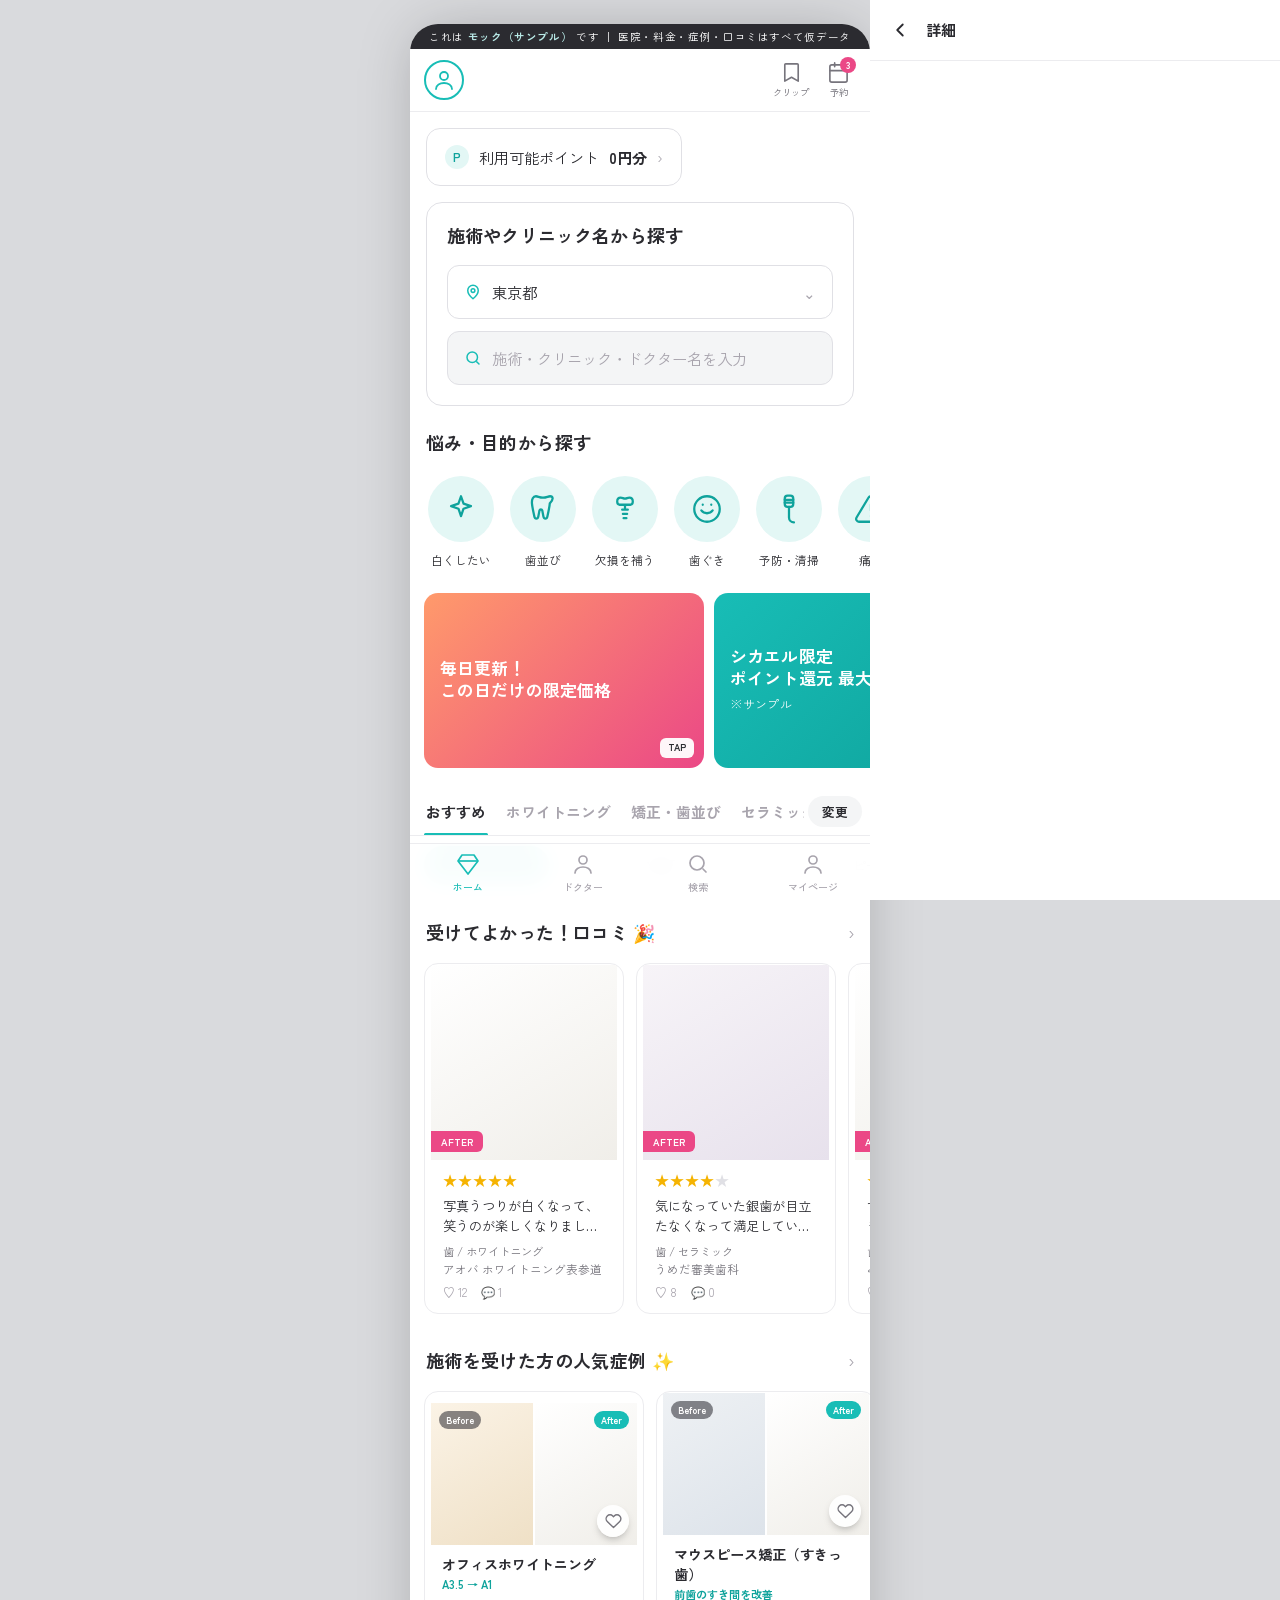
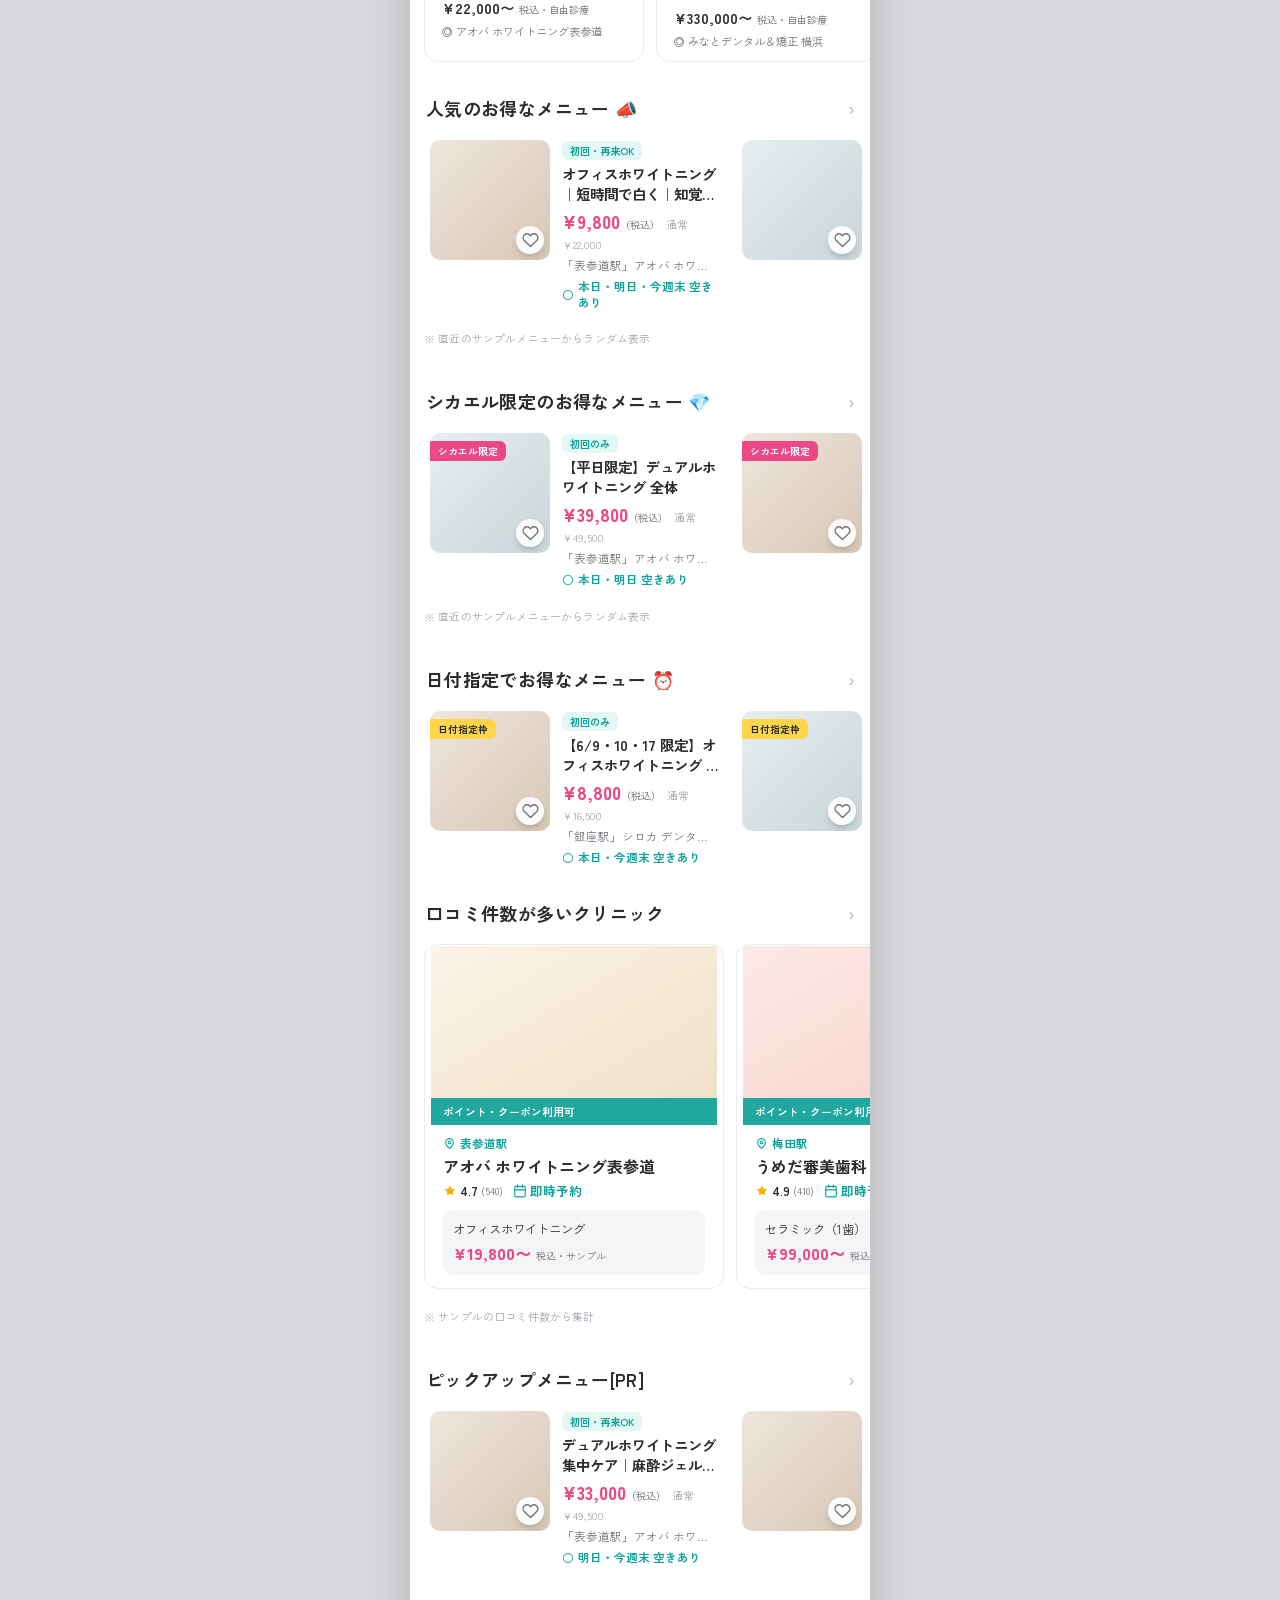
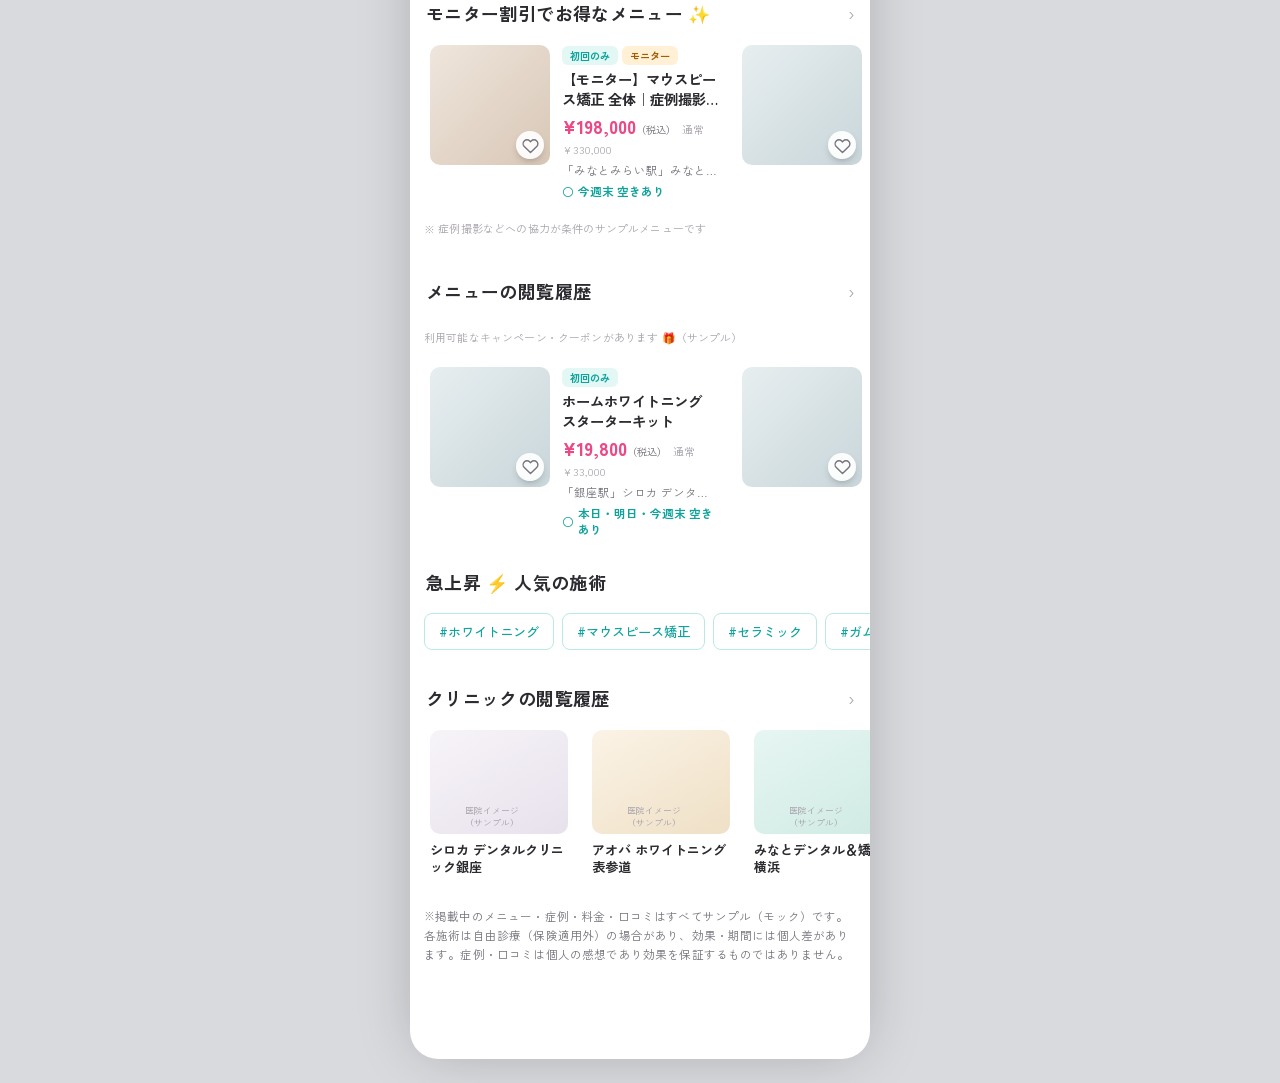
<file: index.html>
<!DOCTYPE html>
<html lang="ja">
<head>
  <meta charset="UTF-8" />
  <meta name="viewport" content="width=device-width, initial-scale=1.0, viewport-fit=cover" />
  <title>シカエル ｜ 歯科の美容医療を、もっと身近に（患者側モック）</title>
  <meta name="description" content="シカエル（トリビュー歯科版）患者側アプリのモック画面。お得なメニュー・症例・口コミ・クリニック検索・予約。掲載内容はすべてサンプルです。" />
  <link rel="preconnect" href="https://fonts.googleapis.com" />
  <link rel="preconnect" href="https://fonts.gstatic.com" crossorigin />
  <link href="https://fonts.googleapis.com/css2?family=Shippori+Mincho:wght@600;700&family=Zen+Kaku+Gothic+New:wght@400;500;700&display=swap" rel="stylesheet" />
  <link rel="stylesheet" href="app.css" />
</head>
<body>
  <div class="app">
    <div class="mockflag">これは <b>モック（サンプル）</b> です ｜ 医院・料金・症例・口コミはすべて仮データ</div>

    <!-- ============ ホーム ============ -->
    <section class="screen is-active" id="screen-home" data-screen="home">
      <div class="appbar">
        <button class="avatar-btn" aria-label="マイページ" data-goto="mypage">
          <svg viewBox="0 0 24 24" fill="none" stroke="currentColor" stroke-width="1.8" stroke-linecap="round" stroke-linejoin="round"><circle cx="12" cy="8" r="4"/><path d="M4 21c0-4 4-6 8-6s8 2 8 6"/></svg>
        </button>
        <div class="appbar__icons">
          <button class="iconlbl" data-goto="saved">
            <svg viewBox="0 0 24 24" fill="none" stroke="currentColor" stroke-width="1.7" stroke-linecap="round" stroke-linejoin="round"><path d="M6 3h12a1 1 0 0 1 1 1v17l-7-4-7 4V4a1 1 0 0 1 1-1z"/></svg>
            クリップ
          </button>
          <button class="iconlbl" data-goto="booking">
            <span class="badge-num">3</span>
            <svg viewBox="0 0 24 24" fill="none" stroke="currentColor" stroke-width="1.7" stroke-linecap="round" stroke-linejoin="round"><rect x="3" y="4" width="18" height="18" rx="2"/><path d="M16 2v4M8 2v4M3 10h18"/></svg>
            予約
          </button>
        </div>
      </div>

      <!-- ポイント -->
      <button class="pointsbar" data-toast="ポイント機能はモックです">
        <span class="p">P</span> 利用可能ポイント <b>0円分</b>
        <span class="chev">›</span>
      </button>

      <!-- 検索ブロック -->
      <div class="searchblock">
        <h2>施術やクリニック名から探す</h2>
        <button class="area-pill" data-sheet="area">
          <svg viewBox="0 0 24 24" fill="none" stroke="currentColor" stroke-width="2" stroke-linecap="round" stroke-linejoin="round"><path d="M12 21s7-5.7 7-11a7 7 0 1 0-14 0c0 5.3 7 11 7 11z"/><circle cx="12" cy="10" r="2.5"/></svg>
          <span id="homeArea">東京都</span>
          <span class="chev">⌄</span>
        </button>
        <button class="sb-input" data-goto="search">
          <svg viewBox="0 0 24 24" fill="none" stroke="currentColor" stroke-width="2" stroke-linecap="round"><circle cx="11" cy="11" r="7"/><path d="m20 20-3-3"/></svg>
          施術・クリニック・ドクター名を入力
        </button>
      </div>

      <!-- 興味のあるカテゴリ -->
      <div class="section-head" style="padding-bottom:0;"><h2>悩み・目的から探す</h2></div>
      <div class="catcircles" id="homeCats"></div>

      <!-- バナー -->
      <div class="banners">
        <div class="banner banner--a"><h3>毎日更新！<br>この日だけの限定価格</h3><span class="tap">TAP</span></div>
        <div class="banner banner--b"><h3>シカエル限定<br>ポイント還元 最大10倍</h3><p>※サンプル</p><span class="tap">TAP</span></div>
        <div class="banner banner--c"><h3>ホワイトニング<br>はじめてさん特集</h3><span class="tap">TAP</span></div>
      </div>

      <!-- タブ行（おすすめ／カテゴリ／変更） -->
      <div class="hometabs">
        <div class="hometabs__scroll">
          <button class="hometabs__tab is-on">おすすめ</button>
          <button class="hometabs__tab" data-toast="カテゴリ別表示はモックです">ホワイトニング</button>
          <button class="hometabs__tab" data-toast="カテゴリ別表示はモックです">矯正・歯並び</button>
          <button class="hometabs__tab" data-toast="カテゴリ別表示はモックです">セラミック</button>
        </div>
        <button class="hometabs__change" data-toast="表示カテゴリの変更はモックです">変更</button>
      </div>
      <div class="chips" id="homeSubchips"></div>

      <!-- 受けてよかった！リアルな口コミ -->
      <div class="section-head"><h2>受けてよかった！口コミ 🎉</h2><span class="more">›</span></div>
      <div class="rail" id="homeReviews"></div>

      <!-- 施術を受けた方の人気症例 -->
      <div class="section-head"><h2>施術を受けた方の人気症例 ✨</h2><span class="more">›</span></div>
      <div class="rail" id="homeCases"></div>

      <!-- 人気のお得なメニュー -->
      <div class="section-head"><h2>人気のお得なメニュー 📣</h2><span class="more">›</span></div>
      <div class="menu-rail" id="homeMenus"></div>
      <p class="sub-note">※ 直近のサンプルメニューからランダム表示</p>

      <!-- シカエル限定 -->
      <div class="section-head"><h2>シカエル限定のお得なメニュー 💎</h2><span class="more">›</span></div>
      <div class="menu-rail" id="homeLimited"></div>
      <p class="sub-note">※ 直近のサンプルメニューからランダム表示</p>

      <!-- 日付指定でお得なメニュー -->
      <div class="section-head"><h2>日付指定でお得なメニュー ⏰</h2><span class="more">›</span></div>
      <div class="menu-rail" id="homeDate"></div>

      <!-- 口コミ件数が多いクリニック -->
      <div class="section-head"><h2>口コミ件数が多いクリニック</h2><span class="more">›</span></div>
      <div class="rail" id="homeBigClinics"></div>
      <p class="sub-note">※ サンプルの口コミ件数から集計</p>

      <!-- ピックアップメニュー[PR] -->
      <div class="section-head"><h2>ピックアップメニュー[PR]</h2><span class="more">›</span></div>
      <div class="menu-rail" id="homePR"></div>

      <!-- モニター割引でお得なメニュー -->
      <div class="section-head"><h2>モニター割引でお得なメニュー ✨</h2><span class="more">›</span></div>
      <div class="menu-rail" id="homeMonitor"></div>
      <p class="sub-note">※ 症例撮影などへの協力が条件のサンプルメニューです</p>

      <!-- メニューの閲覧履歴 -->
      <div class="section-head"><h2>メニューの閲覧履歴</h2><span class="more">›</span></div>
      <p class="sub-note">利用可能なキャンペーン・クーポンがあります 🎁（サンプル）</p>
      <div class="menu-rail" id="homeMenuHistory"></div>

      <!-- 急上昇 人気の施術 -->
      <div class="section-head"><h2>急上昇 ⚡ 人気の施術</h2></div>
      <div class="hashtags" id="homeTags"></div>

      <!-- クリニックの閲覧履歴 -->
      <div class="section-head"><h2>クリニックの閲覧履歴</h2><span class="more">›</span></div>
      <div class="rail" id="homeHistory"></div>

      <p class="detail-note" style="padding:10px 14px 24px;">
        ※掲載中のメニュー・症例・料金・口コミはすべてサンプル（モック）です。各施術は自由診療（保険適用外）の場合があり、効果・期間には個人差があります。症例・口コミは個人の感想であり効果を保証するものではありません。
      </p>
    </section>

    <!-- ============ ドクター ============ -->
    <section class="screen" id="screen-doctor" data-screen="doctor">
      <div class="appbar"><h1 class="appbar__title">ドクター</h1></div>
      <div class="bigsearch">
        <svg viewBox="0 0 24 24" fill="none" stroke="currentColor" stroke-width="2" stroke-linecap="round"><circle cx="11" cy="11" r="7"/><path d="m20 20-3-3"/></svg>
        <input type="search" id="doctorSearch" placeholder="ドクター名・専門・クリニックで検索" />
      </div>
      <div class="section-head"><h2>ドクターから探す</h2></div>
      <p class="sub-note">気になるドクターから、対応クリニックの予約に進めます（サンプル）。</p>
      <div id="doctorList"></div>
    </section>

    <!-- ============ さがす ============ -->
    <section class="screen" id="screen-search" data-screen="search">
      <div class="appbar"><h1 class="appbar__title">検索</h1></div>
      <div class="bigsearch">
        <svg viewBox="0 0 24 24" fill="none" stroke="currentColor" stroke-width="2" stroke-linecap="round"><circle cx="11" cy="11" r="7"/><path d="m20 20-3-3"/></svg>
        <input type="search" id="searchInput" placeholder="クリニック、ドクター、施術など" />
      </div>

      <div class="cond">
        <h3>条件を指定して探す</h3>
        <div class="cond-grid">
          <div class="cond-field">
            <label><svg viewBox="0 0 24 24" fill="none" stroke="currentColor" stroke-width="2" stroke-linecap="round" stroke-linejoin="round"><path d="M12 21s7-5.7 7-11a7 7 0 1 0-14 0c0 5.3 7 11 7 11z"/><circle cx="12" cy="10" r="2.5"/></svg>エリア</label>
            <select id="condArea"><option>すべて</option><option selected>東京都</option><option>神奈川県</option><option>大阪府</option><option>愛知県</option></select>
          </div>
          <div class="cond-field">
            <label><svg viewBox="0 0 24 24" fill="none" stroke="currentColor" stroke-width="2" stroke-linecap="round" stroke-linejoin="round"><rect x="3" y="4" width="18" height="18" rx="2"/><path d="M16 2v4M8 2v4M3 10h18"/></svg>日付</label>
            <select id="condDate"><option>指定なし</option><option>本日</option><option>明日</option><option>今週末</option></select>
          </div>
          <div class="cond-field full">
            <label><svg viewBox="0 0 24 24" fill="none" stroke="currentColor" stroke-width="2" stroke-linecap="round" stroke-linejoin="round"><path d="M12 2v20M5 9l7-7 7 7"/></svg>施術</label>
            <select id="condTreat"><option>指定なし</option><option>ホワイトニング</option><option>矯正</option><option>セラミック</option><option>ガムピール</option><option>クリーニング</option></select>
          </div>
        </div>
        <div class="cond-actions">
          <button class="clear" id="condClear">クリア</button>
          <button class="btn btn--teal" id="condSearch" style="flex:1;">検索</button>
        </div>
        <p class="cond-count">検索結果：特別メニュー <b id="condCount">0</b> 件</p>
      </div>

      <div class="section-head"><h2 style="font-size:1rem;">ピックアップから探す</h2></div>
      <div class="chips" id="pickup"></div>

      <div class="section-head"><h2 style="font-size:1rem;">悩み・目的から探す</h2></div>
      <div class="parts-grid" id="partsGrid"></div>

      <div class="section-head"><h2 style="font-size:1rem;">コンテンツから探す</h2></div>
      <div class="content-cards">
        <button class="content-card" data-results="menu"><span><b>特別メニュー</b><small>から探す</small></span><span class="ico"><svg viewBox="0 0 24 24" fill="none" stroke="currentColor" stroke-width="2" stroke-linecap="round" stroke-linejoin="round"><path d="M6 3l-4 6 10 13L22 9l-4-6z"/><path d="M2 9h20"/></svg></span></button>
        <button class="content-card" data-results="review"><span><b>口コミ</b><small>から探す</small></span><span class="ico"><svg viewBox="0 0 24 24" fill="none" stroke="currentColor" stroke-width="2" stroke-linecap="round" stroke-linejoin="round"><path d="M21 15a2 2 0 0 1-2 2H7l-4 4V5a2 2 0 0 1 2-2h14a2 2 0 0 1 2 2z"/></svg></span></button>
        <button class="content-card" data-results="case"><span><b>症例</b><small>から探す</small></span><span class="ico"><svg viewBox="0 0 24 24" fill="none" stroke="currentColor" stroke-width="2" stroke-linecap="round" stroke-linejoin="round"><rect x="3" y="3" width="18" height="18" rx="2"/><path d="M3 15l5-5 4 4 3-3 6 6"/></svg></span></button>
        <button class="content-card" data-toast="動画はモックです"><span><b>動画</b><small>から探す</small></span><span class="ico"><svg viewBox="0 0 24 24" fill="none" stroke="currentColor" stroke-width="2" stroke-linecap="round" stroke-linejoin="round"><rect x="2" y="4" width="20" height="16" rx="2"/><path d="m10 9 5 3-5 3z"/></svg></span></button>
        <button class="content-card" data-toast="コラムはモックです"><span><b>コラム</b><small>から探す</small></span><span class="ico"><svg viewBox="0 0 24 24" fill="none" stroke="currentColor" stroke-width="2" stroke-linecap="round" stroke-linejoin="round"><path d="M4 4h16v16H4z"/><path d="M8 8h8M8 12h8M8 16h5"/></svg></span></button>
        <button class="content-card" data-toast="解説記事はモックです"><span><b>解説記事</b><small>から探す</small></span><span class="ico"><svg viewBox="0 0 24 24" fill="none" stroke="currentColor" stroke-width="2" stroke-linecap="round" stroke-linejoin="round"><path d="M4 19.5A2.5 2.5 0 0 1 6.5 17H20"/><path d="M6.5 2H20v20H6.5A2.5 2.5 0 0 1 4 19.5v-15A2.5 2.5 0 0 1 6.5 2z"/></svg></span></button>
      </div>
    </section>

    <!-- ============ 保存 ============ -->
    <section class="screen" id="screen-saved" data-screen="saved">
      <div class="appbar"><h1 class="appbar__title">クリップ（保存）</h1></div>
      <div id="savedList"></div>
    </section>

    <!-- ============ 予約 ============ -->
    <section class="screen" id="screen-booking" data-screen="booking">
      <div class="appbar"><h1 class="appbar__title">予約</h1></div>
      <div class="reserve-card">
        <span class="badge">次回の予約（サンプル）</span>
        <h3>ホワイトニング 初回カウンセリング</h3>
        <p>アオバ ホワイトニング表参道<br>6月10日（火）14:00 〜</p>
      </div>
      <div class="section-head"><h2>新しく予約する</h2></div>
      <form id="bookingForm">
        <div class="field"><label>クリニック</label><select id="bkClinic" required></select></div>
        <div class="field"><label>メニュー</label>
          <select id="bkMenu" required>
            <option value="">選択してください</option>
            <option>無料カウンセリング</option>
            <option>オフィスホワイトニング</option>
            <option>ホームホワイトニング</option>
            <option>マウスピース矯正 相談</option>
            <option>セラミック 相談</option>
            <option>クリーニング / PMTC</option>
          </select>
        </div>
        <div class="field"><label>来院区分</label><select id="bkType"><option>初めて（初診）</option><option>2回目以降（再診）</option></select></div>
        <div class="field"><label>希望日</label><input type="date" id="bkDate" required /></div>
        <div class="field"><label>希望時間帯</label><select id="bkTime"><option>午前（10:00–12:00）</option><option>午後（13:00–16:00）</option><option>夕方以降（16:00–19:00）</option></select></div>
        <div class="field"><label>お名前</label><input type="text" id="bkName" placeholder="例）歯科 花子" required /></div>
        <div class="field"><label>連絡先（電話 / メール）</label><input type="text" id="bkContact" placeholder="例）090-0000-0000" required /></div>
        <div class="field">
          <button type="submit" class="btn btn--teal">予約内容を確認する</button>
          <p class="detail-note" style="margin-top:10px;text-align:center;">※これはモックです。送信しても実際の予約は行われません。</p>
        </div>
      </form>
    </section>

    <!-- ============ マイページ ============ -->
    <section class="screen" id="screen-mypage" data-screen="mypage">
      <div class="appbar"><h1 class="appbar__title">マイページ</h1></div>
      <div class="profile">
        <div class="avatar">ゲ</div>
        <div>
          <div class="profile__name">ゲストさん</div>
          <div class="profile__sub">ログインすると保存・予約管理ができます</div>
        </div>
      </div>
      <div style="padding:0 16px 4px;">
        <button class="btn btn--teal" data-toast="会員登録はモックです">無料で会員登録</button>
        <div style="height:8px;"></div>
        <button class="btn btn--ghost" data-toast="ログインはモックです">ログイン</button>
      </div>
      <div class="menu-list">
        <button class="menu-row" data-goto="saved"><svg class="lead" viewBox="0 0 24 24" fill="none" stroke="currentColor" stroke-width="2" stroke-linecap="round" stroke-linejoin="round"><path d="M6 3h12a1 1 0 0 1 1 1v17l-7-4-7 4V4a1 1 0 0 1 1-1z"/></svg>クリップ（保存）<span class="chev">›</span></button>
        <button class="menu-row" data-goto="booking"><svg class="lead" viewBox="0 0 24 24" fill="none" stroke="currentColor" stroke-width="2" stroke-linecap="round" stroke-linejoin="round"><rect x="3" y="4" width="18" height="18" rx="2"/><path d="M16 2v4M8 2v4M3 10h18"/></svg>予約の確認・変更<span class="chev">›</span></button>
        <button class="menu-row" data-goto="doctor"><svg class="lead" viewBox="0 0 24 24" fill="none" stroke="currentColor" stroke-width="2" stroke-linecap="round" stroke-linejoin="round"><circle cx="12" cy="8" r="4"/><path d="M4 21c0-4 4-6 8-6s8 2 8 6"/></svg>ドクターを探す<span class="chev">›</span></button>
        <button class="menu-row" data-toast="ヘルプはモックです"><svg class="lead" viewBox="0 0 24 24" fill="none" stroke="currentColor" stroke-width="2" stroke-linecap="round" stroke-linejoin="round"><circle cx="12" cy="12" r="9"/><path d="M9.1 9a3 3 0 0 1 5.8 1c0 2-3 3-3 3"/><path d="M12 17h.01"/></svg>ヘルプ・お問い合わせ<span class="chev">›</span></button>
        <button class="menu-row" data-toast="自由診療・効果には個人差があります。症例・メニュー掲載は限定解除要件（治療内容・標準費用・主なリスク）に基づき表示します。"><svg class="lead" viewBox="0 0 24 24" fill="none" stroke="currentColor" stroke-width="2" stroke-linecap="round" stroke-linejoin="round"><path d="M12 22s8-4 8-10V5l-8-3-8 3v7c0 6 8 10 8 10z"/></svg>医療広告ガイドラインについて<span class="chev">›</span></button>
      </div>
      <p class="detail-note" style="padding:18px 16px 30px;text-align:center;">シカエル（モック）｜ トリビューの歯科版・患者側プロトタイプ<br>掲載内容はすべてサンプルです。</p>
    </section>

    <!-- ============ 詳細オーバーレイ ============ -->
    <div class="overlay" id="overlay" aria-hidden="true">
      <div class="overlay__bar">
        <button class="iconbtn" id="overlayBack" aria-label="戻る">
          <svg viewBox="0 0 24 24" fill="none" stroke="currentColor" stroke-width="2" stroke-linecap="round" stroke-linejoin="round"><path d="M15 18l-6-6 6-6"/></svg>
        </button>
        <span class="ttl" id="overlayTitle">詳細</span>
      </div>
      <div id="overlayContent"></div>
    </div>

    <!-- フィルタシート -->
    <div class="sheet-mask" id="sheetMask">
      <div class="sheet" id="sheet"><div class="sheet__grip"></div><div id="sheetBody"></div></div>
    </div>

    <!-- 下部タブ（4つ） -->
    <nav class="tabbar">
      <button class="tab is-on" data-goto="home">
        <svg viewBox="0 0 24 24" fill="none" stroke="currentColor" stroke-width="1.7" stroke-linejoin="round"><path d="M6 3l-4 6 10 13L22 9l-4-6z"/><path d="M2 9h20"/></svg>
        ホーム
      </button>
      <button class="tab" data-goto="doctor">
        <svg viewBox="0 0 24 24" fill="none" stroke="currentColor" stroke-width="1.7" stroke-linecap="round" stroke-linejoin="round"><circle cx="12" cy="8" r="4"/><path d="M4 21c0-4 4-6 8-6s8 2 8 6"/></svg>
        ドクター
      </button>
      <button class="tab" data-goto="search">
        <svg viewBox="0 0 24 24" fill="none" stroke="currentColor" stroke-width="1.7" stroke-linecap="round"><circle cx="11" cy="11" r="7"/><path d="m20 20-3-3"/></svg>
        検索
      </button>
      <button class="tab" data-goto="mypage">
        <svg viewBox="0 0 24 24" fill="none" stroke="currentColor" stroke-width="1.7" stroke-linecap="round" stroke-linejoin="round"><circle cx="12" cy="8" r="4"/><path d="M4 21c0-4 4-6 8-6s8 2 8 6"/></svg>
        マイページ
      </button>
    </nav>

    <div class="toast" id="toast"></div>
  </div>

  <script src="app.js" defer></script>
</body>
</html>
</file>
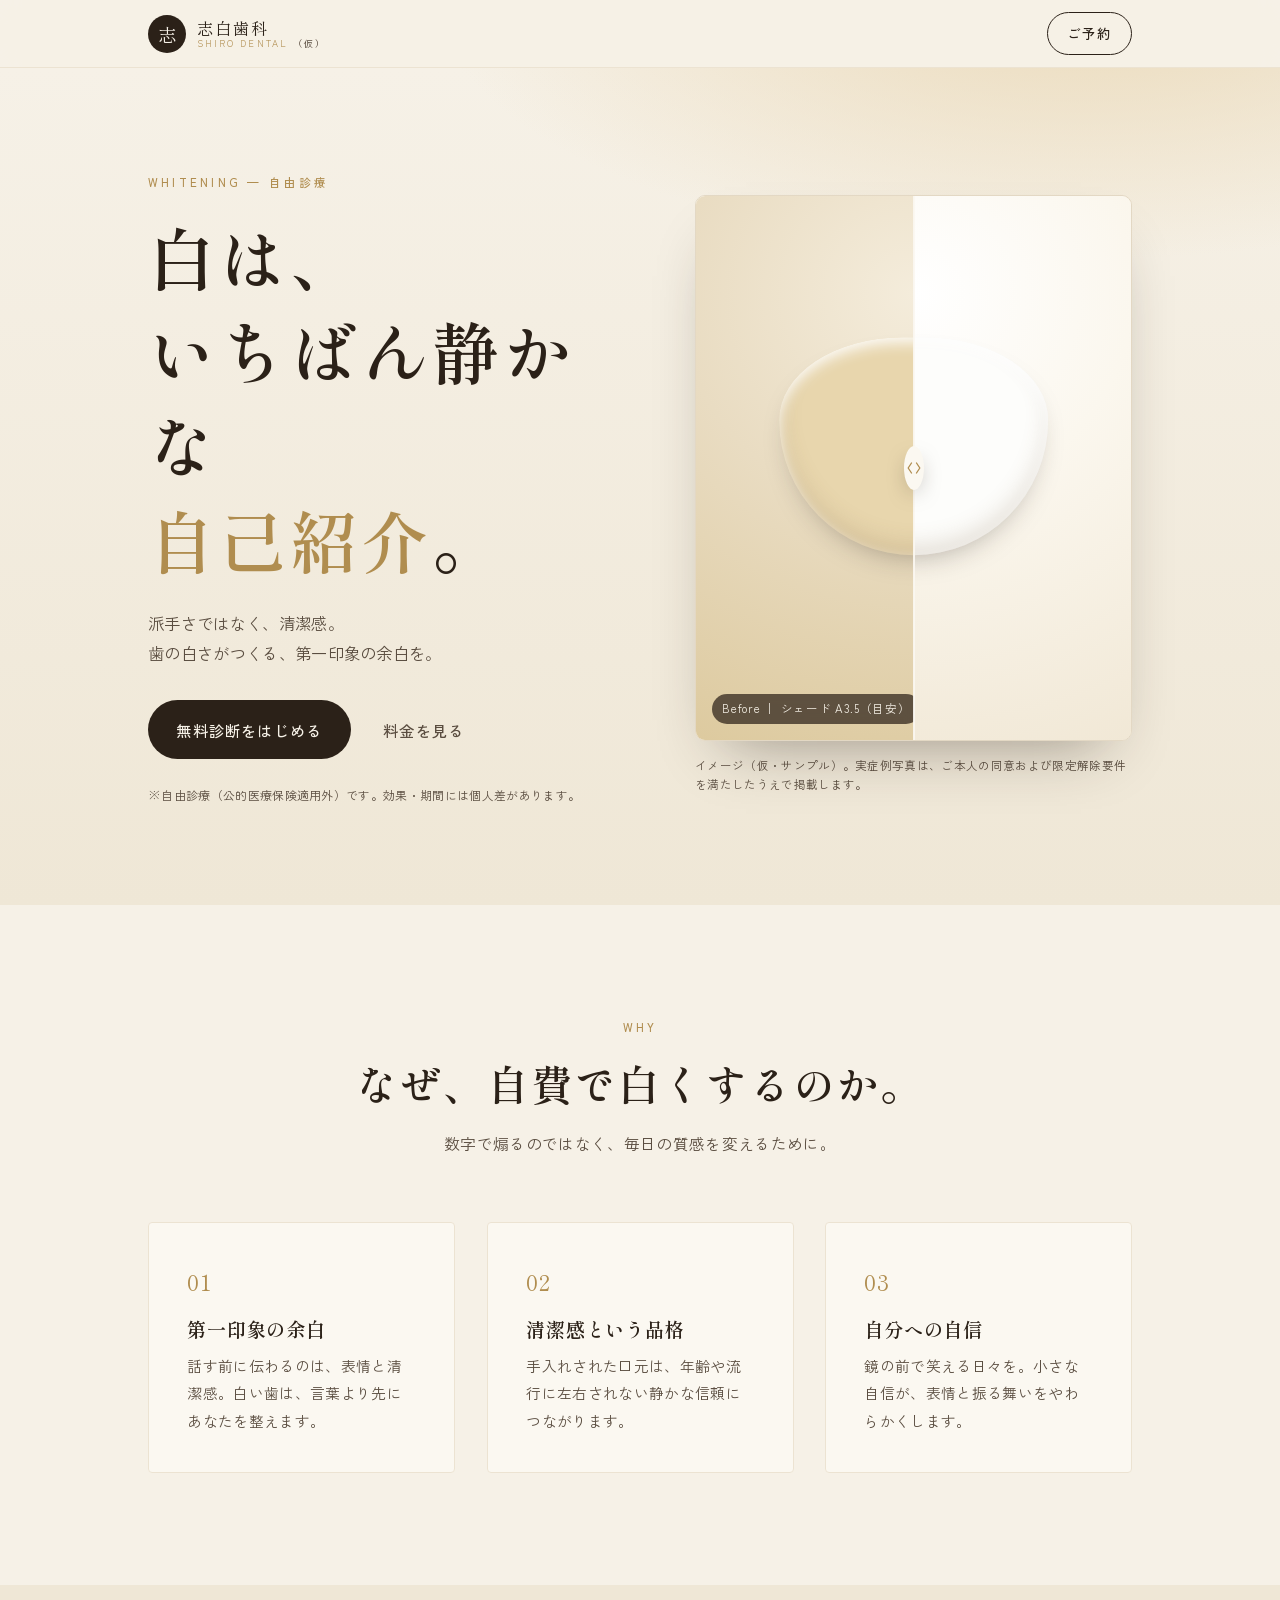
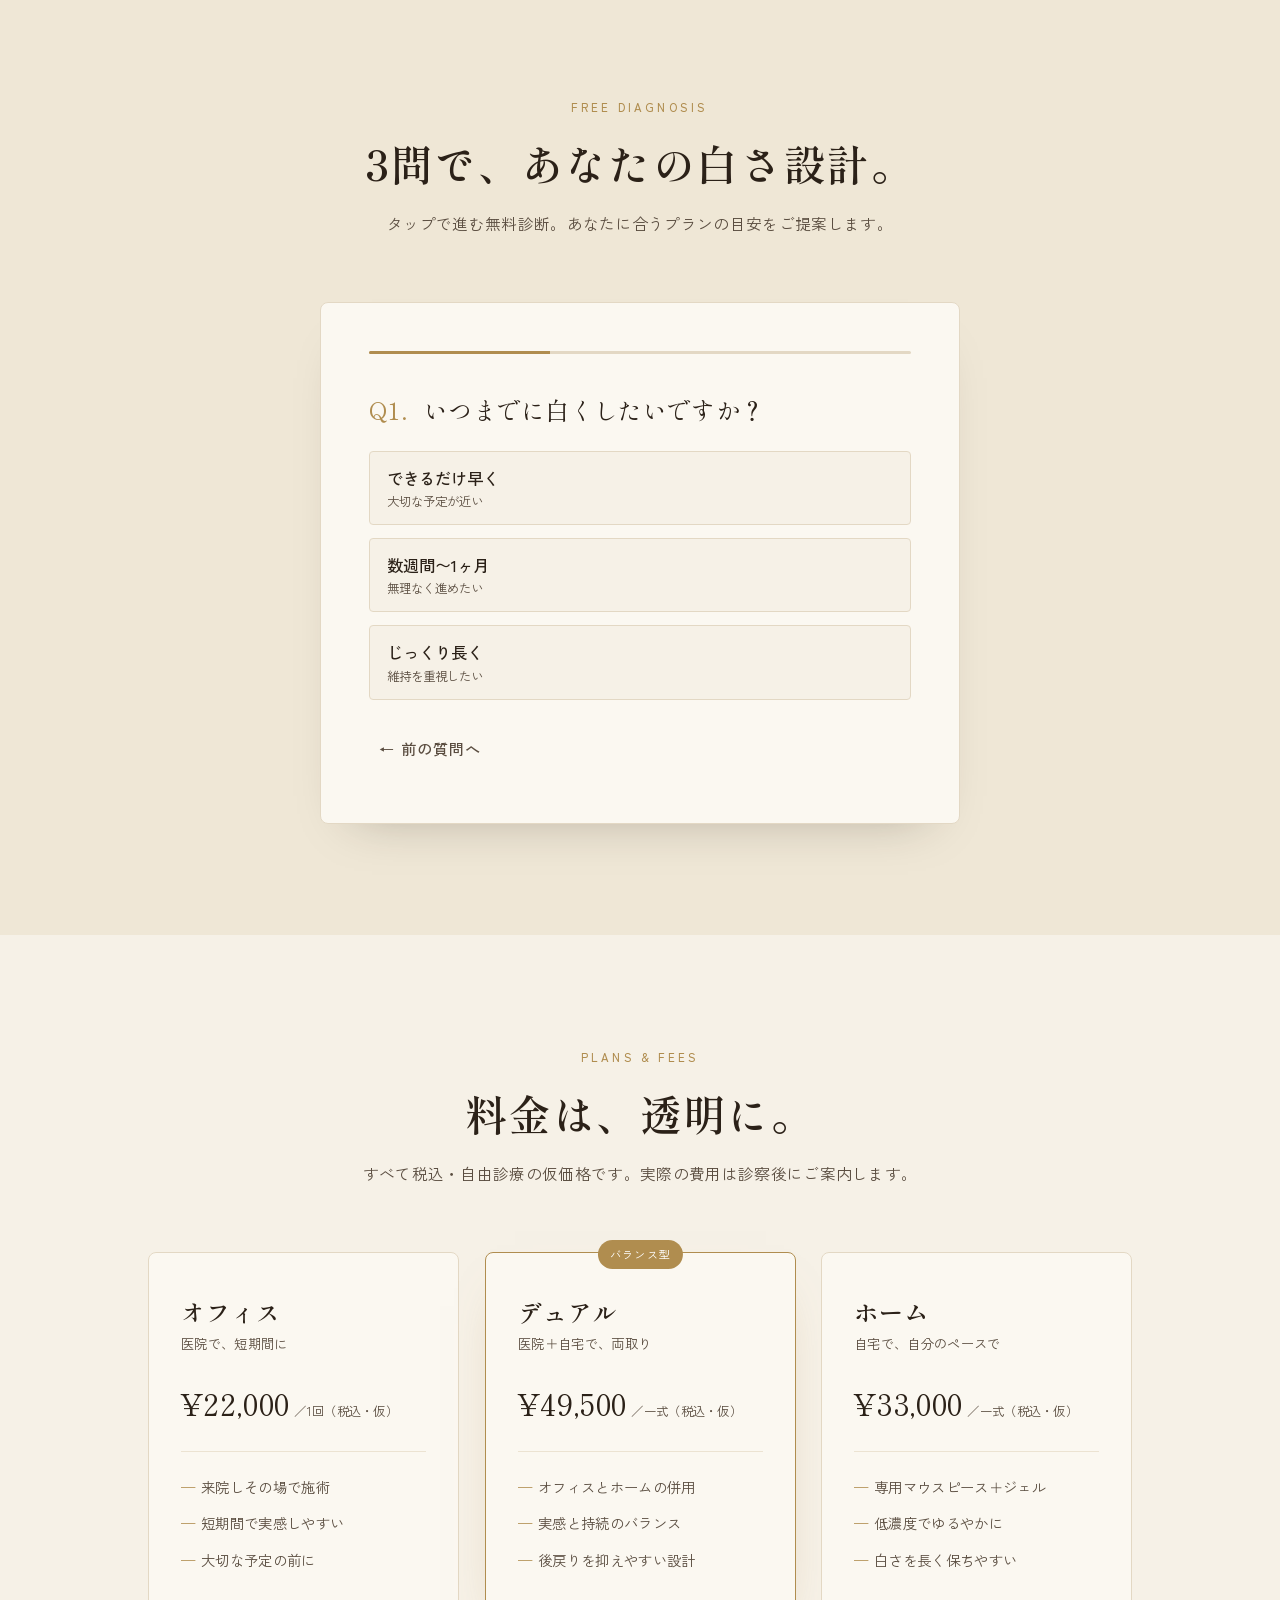
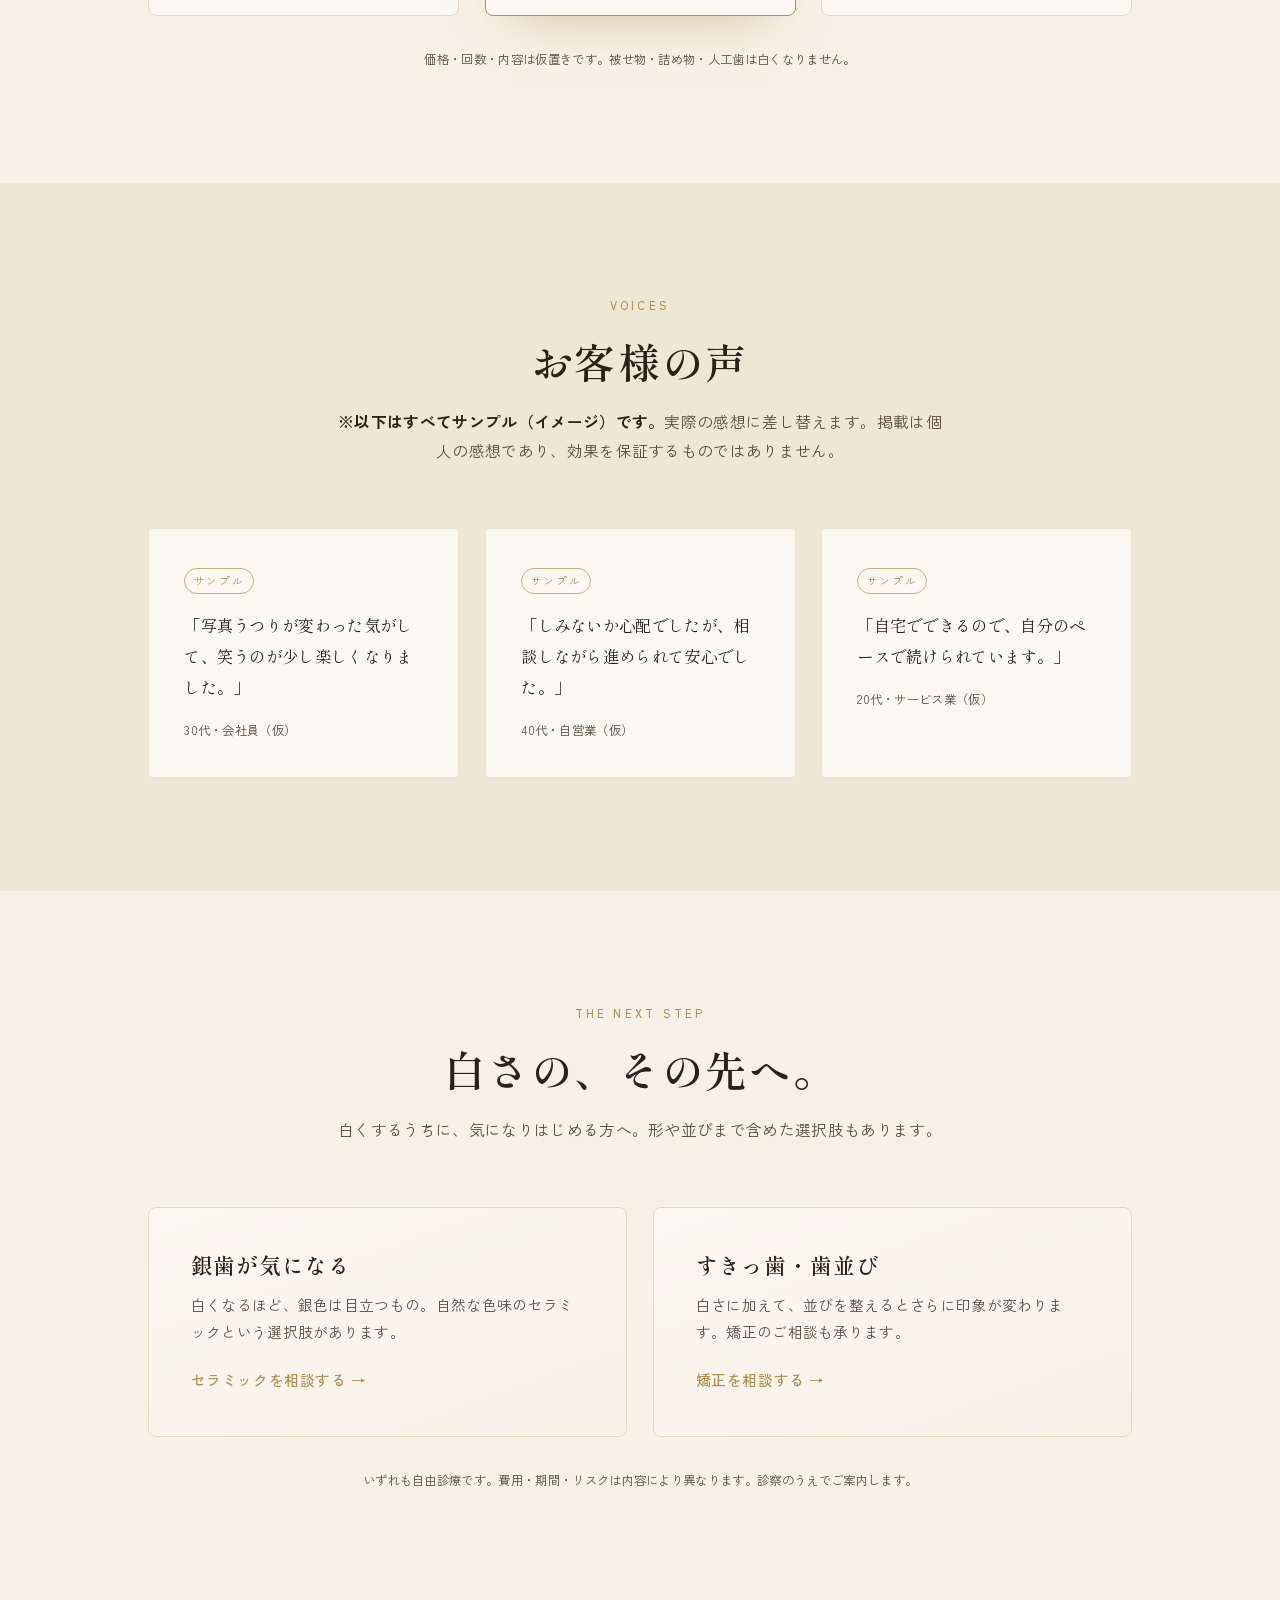
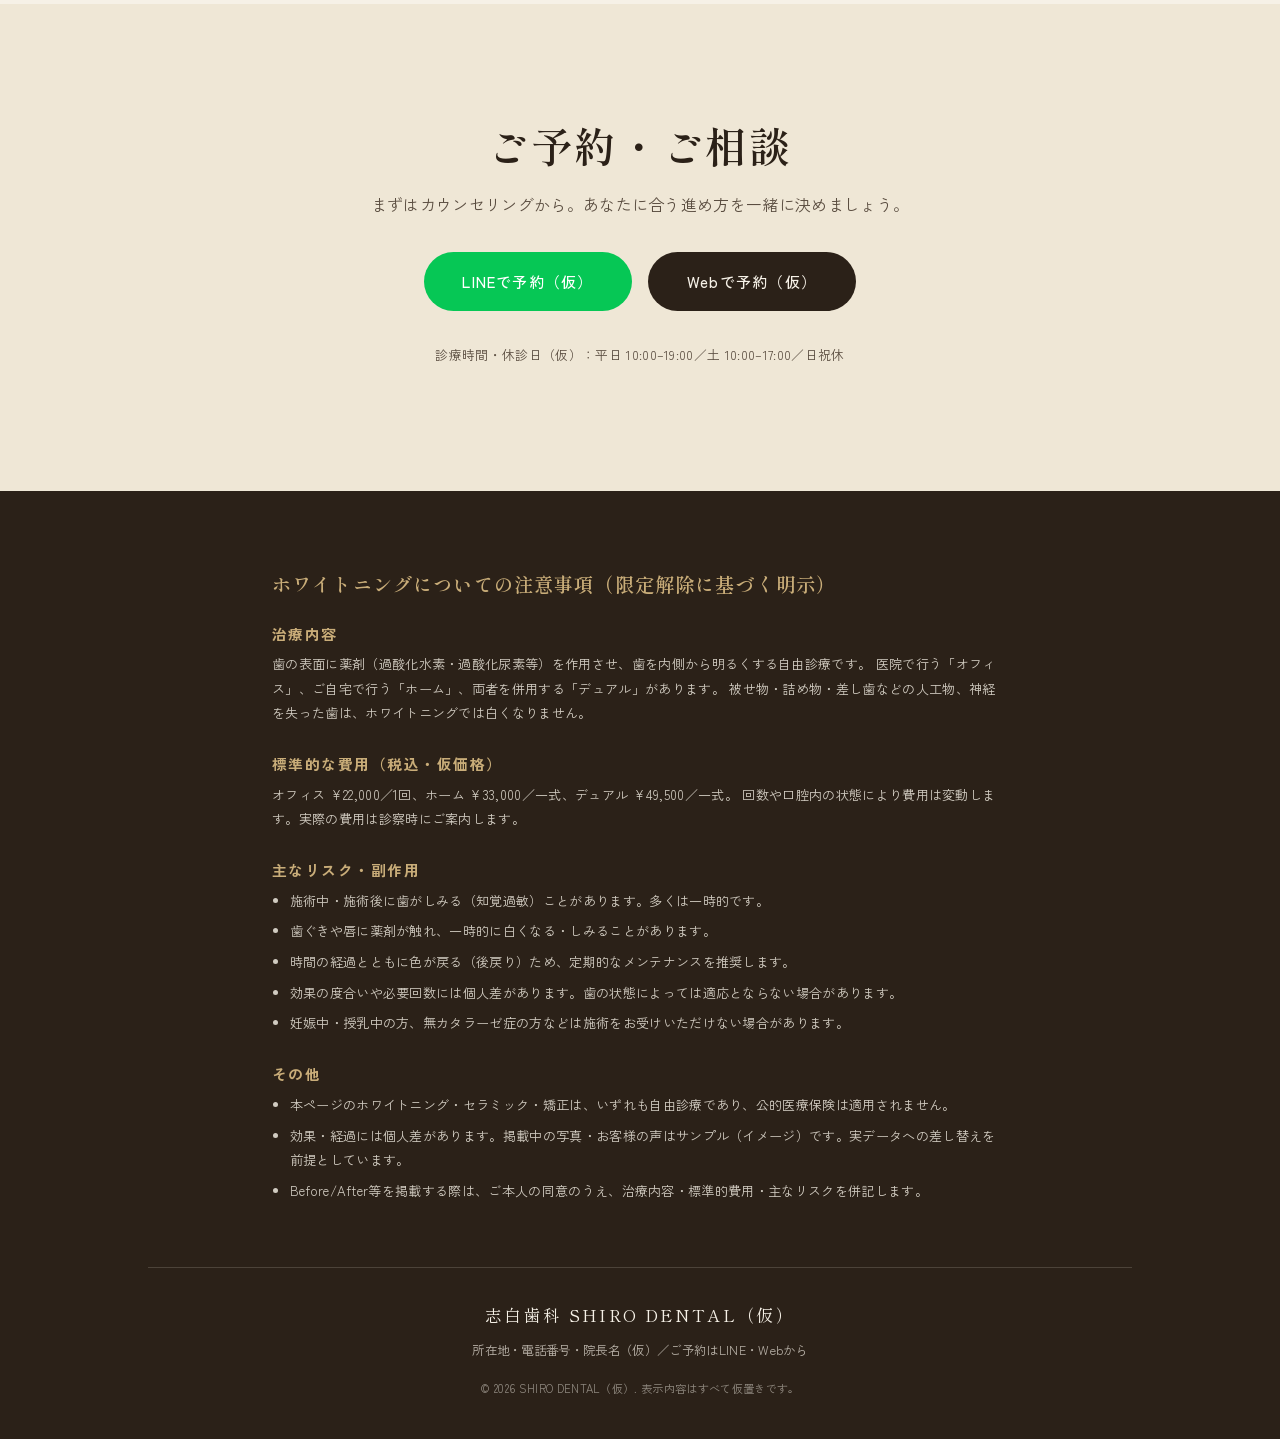
<file: funnel/index.html>
<!DOCTYPE html>
<html lang="ja">
<head>
  <meta charset="UTF-8" />
  <meta name="viewport" content="width=device-width, initial-scale=1.0" />
  <title>白の余白 ｜ ホワイトニング（仮・医院名）</title>
  <meta
    name="description"
    content="自由診療のホワイトニングで、あなたらしい白さへ。3問の無料診断であなたに合うプランをご提案します。効果には個人差があります。"
  />

  <!-- 明朝（見出し）／上品なゴシック（本文） -->
  <link rel="preconnect" href="https://fonts.googleapis.com" />
  <link rel="preconnect" href="https://fonts.gstatic.com" crossorigin />
  <link
    href="https://fonts.googleapis.com/css2?family=Shippori+Mincho:wght@500;600;700&family=Zen+Kaku+Gothic+New:wght@400;500;700&display=swap"
    rel="stylesheet"
  />

  <link rel="stylesheet" href="assets/css/style.css" />
</head>
<body>
  <!-- ============ ヘッダー ============ -->
  <header class="site-header" id="top">
    <div class="container header-inner">
      <a href="#top" class="brand" aria-label="医院名（仮）トップへ">
        <span class="brand__mark" aria-hidden="true">志</span>
        <span class="brand__name">
          <span class="brand__name-ja">志白歯科</span>
          <span class="brand__name-en">SHIRO DENTAL <em>（仮）</em></span>
        </span>
      </a>
      <a href="#booking" class="btn btn--ghost header-cta" data-scroll>ご予約</a>
    </div>
  </header>

  <main>
    <!-- ============ ヒーロー ============ -->
    <section class="hero">
      <div class="container hero__inner">
        <div class="hero__copy" data-reveal>
          <p class="eyebrow">Whitening — 自由診療</p>
          <h1 class="hero__title">
            白は、<br />
            いちばん静かな<br />
            <span class="accent">自己紹介</span>。
          </h1>
          <p class="hero__lead">
            派手さではなく、清潔感。<br />
            歯の白さがつくる、第一印象の余白を。
          </p>
          <div class="hero__actions">
            <a href="#diagnosis" class="btn btn--solid" data-scroll>無料診断をはじめる</a>
            <a href="#pricing" class="btn btn--text" data-scroll>料金を見る</a>
          </div>
          <p class="hero__note">
            ※自由診療（公的医療保険適用外）です。効果・期間には個人差があります。
          </p>
        </div>

        <!-- Before / After スライダー -->
        <figure class="ba" data-reveal>
          <div
            class="ba__stage"
            id="baStage"
            role="slider"
            tabindex="0"
            aria-label="施術前後の比較。左右にドラッグして白さの変化をご覧いただけます"
            aria-valuemin="0"
            aria-valuemax="100"
            aria-valuenow="50"
          >
            <!-- After（下層・白い） -->
            <div class="ba__layer ba__layer--after">
              <div class="tooth-art tooth-art--after" aria-hidden="true"></div>
              <span class="ba__shade ba__shade--after">After ｜ シェード A1（目安）</span>
            </div>
            <!-- Before（上層・クリップで可変） -->
            <div class="ba__layer ba__layer--before" id="baBefore">
              <div class="tooth-art tooth-art--before" aria-hidden="true"></div>
              <span class="ba__shade ba__shade--before">Before ｜ シェード A3.5（目安）</span>
            </div>
            <!-- ハンドル -->
            <div class="ba__handle" id="baHandle" aria-hidden="true">
              <span class="ba__handle-line"></span>
              <span class="ba__handle-grip">
                <svg viewBox="0 0 24 24" width="20" height="20" aria-hidden="true">
                  <path d="M9 6l-4 6 4 6M15 6l4 6-4 6" fill="none" stroke="currentColor" stroke-width="1.6" stroke-linecap="round" stroke-linejoin="round"/>
                </svg>
              </span>
            </div>
          </div>
          <figcaption class="ba__caption">
            イメージ（仮・サンプル）。実症例写真は、ご本人の同意および限定解除要件を満たしたうえで掲載します。
          </figcaption>
        </figure>
      </div>
    </section>

    <!-- ============ なぜ自費で白くするのか ============ -->
    <section class="why section" id="why">
      <div class="container">
        <header class="section__head" data-reveal>
          <p class="eyebrow">Why</p>
          <h2 class="section__title">なぜ、自費で白くするのか。</h2>
          <p class="section__lead">
            数字で煽るのではなく、毎日の質感を変えるために。
          </p>
        </header>
        <ul class="why__grid">
          <li class="why__item" data-reveal>
            <span class="why__no">01</span>
            <h3 class="why__title">第一印象の余白</h3>
            <p class="why__text">
              話す前に伝わるのは、表情と清潔感。白い歯は、言葉より先にあなたを整えます。
            </p>
          </li>
          <li class="why__item" data-reveal>
            <span class="why__no">02</span>
            <h3 class="why__title">清潔感という品格</h3>
            <p class="why__text">
              手入れされた口元は、年齢や流行に左右されない静かな信頼につながります。
            </p>
          </li>
          <li class="why__item" data-reveal>
            <span class="why__no">03</span>
            <h3 class="why__title">自分への自信</h3>
            <p class="why__text">
              鏡の前で笑える日々を。小さな自信が、表情と振る舞いをやわらかくします。
            </p>
          </li>
        </ul>
      </div>
    </section>

    <!-- ============ ★無料診断（核） ============ -->
    <section class="diagnosis section section--tint" id="diagnosis">
      <div class="container">
        <header class="section__head" data-reveal>
          <p class="eyebrow">Free Diagnosis</p>
          <h2 class="section__title">3問で、あなたの白さ設計。</h2>
          <p class="section__lead">
            タップで進む無料診断。あなたに合うプランの目安をご提案します。
          </p>
        </header>

        <div class="quiz" data-reveal>
          <!-- 進捗 -->
          <div class="quiz__progress" aria-hidden="true">
            <span class="quiz__progress-bar" id="quizBar"></span>
          </div>

          <!-- 質問群 -->
          <form id="quizForm" class="quiz__form" novalidate>
            <!-- Q1 -->
            <fieldset class="quiz__step is-active" data-step="0">
              <legend class="quiz__q"><span class="quiz__q-no">Q1.</span> いつまでに白くしたいですか？</legend>
              <div class="quiz__options" role="group">
                <button type="button" class="opt" data-q="when" data-value="soon">
                  <span class="opt__label">できるだけ早く</span>
                  <span class="opt__sub">大切な予定が近い</span>
                </button>
                <button type="button" class="opt" data-q="when" data-value="weeks">
                  <span class="opt__label">数週間〜1ヶ月</span>
                  <span class="opt__sub">無理なく進めたい</span>
                </button>
                <button type="button" class="opt" data-q="when" data-value="slow">
                  <span class="opt__label">じっくり長く</span>
                  <span class="opt__sub">維持を重視したい</span>
                </button>
              </div>
            </fieldset>

            <!-- Q2 -->
            <fieldset class="quiz__step" data-step="1">
              <legend class="quiz__q"><span class="quiz__q-no">Q2.</span> 歯がしみる（知覚過敏）ことはありますか？</legend>
              <div class="quiz__options" role="group">
                <button type="button" class="opt" data-q="sensitivity" data-value="yes">
                  <span class="opt__label">よくある</span>
                  <span class="opt__sub">冷たいものなどでしみる</span>
                </button>
                <button type="button" class="opt" data-q="sensitivity" data-value="some">
                  <span class="opt__label">少しある</span>
                  <span class="opt__sub">ときどき気になる</span>
                </button>
                <button type="button" class="opt" data-q="sensitivity" data-value="no">
                  <span class="opt__label">ほとんどない</span>
                  <span class="opt__sub">気にならない</span>
                </button>
              </div>
            </fieldset>

            <!-- Q3 -->
            <fieldset class="quiz__step" data-step="2">
              <legend class="quiz__q"><span class="quiz__q-no">Q3.</span> いちばん重視したいことは？</legend>
              <div class="quiz__options" role="group">
                <button type="button" class="opt" data-q="priority" data-value="speed">
                  <span class="opt__label">即効性</span>
                  <span class="opt__sub">短期間で実感したい</span>
                </button>
                <button type="button" class="opt" data-q="priority" data-value="lasting">
                  <span class="opt__label">持続性</span>
                  <span class="opt__sub">白さを長く保ちたい</span>
                </button>
                <button type="button" class="opt" data-q="priority" data-value="easy">
                  <span class="opt__label">手軽さ・コスト</span>
                  <span class="opt__sub">自分のペースで</span>
                </button>
              </div>
            </fieldset>
          </form>

          <!-- 戻る -->
          <div class="quiz__nav">
            <button type="button" class="btn btn--text" id="quizBack" hidden>← 前の質問へ</button>
          </div>

          <!-- 結果 -->
          <div class="result" id="quizResult" hidden aria-live="polite">
            <p class="result__eyebrow">あなたへのおすすめ（目安）</p>
            <h3 class="result__plan" id="resultPlan">—</h3>
            <p class="result__desc" id="resultDesc"></p>
            <p class="result__note" id="resultSensitivity" hidden></p>
            <div class="result__actions">
              <a href="#booking" class="btn btn--solid" data-scroll>このプランで相談・予約する</a>
              <button type="button" class="btn btn--text" id="quizRestart">もう一度診断する</button>
            </div>
            <p class="result__disclaimer">
              ※診断結果は目安です。実際の適応・プランは、口腔内の状態を診たうえで歯科医師がご提案します。効果には個人差があります。
            </p>
          </div>
        </div>
      </div>
    </section>

    <!-- ============ 料金プラン ============ -->
    <section class="pricing section" id="pricing">
      <div class="container">
        <header class="section__head" data-reveal>
          <p class="eyebrow">Plans &amp; Fees</p>
          <h2 class="section__title">料金は、透明に。</h2>
          <p class="section__lead">
            すべて税込・自由診療の仮価格です。実際の費用は診察後にご案内します。
          </p>
        </header>

        <div class="plans">
          <article class="plan" data-plan="office" data-reveal>
            <h3 class="plan__name">オフィス</h3>
            <p class="plan__for">医院で、短期間に</p>
            <p class="plan__price"><span class="plan__amount">¥22,000</span><span class="plan__unit">／1回（税込・仮）</span></p>
            <ul class="plan__feat">
              <li>来院しその場で施術</li>
              <li>短期間で実感しやすい</li>
              <li>大切な予定の前に</li>
            </ul>
          </article>

          <article class="plan plan--featured" data-plan="dual" data-reveal>
            <span class="plan__badge">バランス型</span>
            <h3 class="plan__name">デュアル</h3>
            <p class="plan__for">医院＋自宅で、両取り</p>
            <p class="plan__price"><span class="plan__amount">¥49,500</span><span class="plan__unit">／一式（税込・仮）</span></p>
            <ul class="plan__feat">
              <li>オフィスとホームの併用</li>
              <li>実感と持続のバランス</li>
              <li>後戻りを抑えやすい設計</li>
            </ul>
          </article>

          <article class="plan" data-plan="home" data-reveal>
            <h3 class="plan__name">ホーム</h3>
            <p class="plan__for">自宅で、自分のペースで</p>
            <p class="plan__price"><span class="plan__amount">¥33,000</span><span class="plan__unit">／一式（税込・仮）</span></p>
            <ul class="plan__feat">
              <li>専用マウスピース＋ジェル</li>
              <li>低濃度でゆるやかに</li>
              <li>白さを長く保ちやすい</li>
            </ul>
          </article>
        </div>

        <p class="pricing__note">
          価格・回数・内容は仮置きです。被せ物・詰め物・人工歯は白くなりません。
        </p>
      </div>
    </section>

    <!-- ============ お客様の声 ============ -->
    <section class="voices section section--tint" id="voices">
      <div class="container">
        <header class="section__head" data-reveal>
          <p class="eyebrow">Voices</p>
          <h2 class="section__title">お客様の声</h2>
          <p class="section__lead">
            <strong>※以下はすべてサンプル（イメージ）です。</strong>実際の感想に差し替えます。掲載は個人の感想であり、効果を保証するものではありません。
          </p>
        </header>

        <ul class="voices__grid">
          <li class="voice" data-reveal>
            <span class="voice__tag">サンプル</span>
            <p class="voice__text">「写真うつりが変わった気がして、笑うのが少し楽しくなりました。」</p>
            <p class="voice__meta">30代・会社員（仮）</p>
          </li>
          <li class="voice" data-reveal>
            <span class="voice__tag">サンプル</span>
            <p class="voice__text">「しみないか心配でしたが、相談しながら進められて安心でした。」</p>
            <p class="voice__meta">40代・自営業（仮）</p>
          </li>
          <li class="voice" data-reveal>
            <span class="voice__tag">サンプル</span>
            <p class="voice__text">「自宅でできるので、自分のペースで続けられています。」</p>
            <p class="voice__meta">20代・サービス業（仮）</p>
          </li>
        </ul>
      </div>
    </section>

    <!-- ============ ホワイトニングの先へ ============ -->
    <section class="beyond section" id="beyond">
      <div class="container">
        <header class="section__head" data-reveal>
          <p class="eyebrow">The Next Step</p>
          <h2 class="section__title">白さの、その先へ。</h2>
          <p class="section__lead">
            白くするうちに、気になりはじめる方へ。形や並びまで含めた選択肢もあります。
          </p>
        </header>

        <ul class="beyond__grid">
          <li class="beyond__item" data-reveal>
            <h3 class="beyond__title">銀歯が気になる</h3>
            <p class="beyond__text">
              白くなるほど、銀色は目立つもの。自然な色味のセラミックという選択肢があります。
            </p>
            <a href="#booking" class="link-arrow" data-scroll>セラミックを相談する →</a>
          </li>
          <li class="beyond__item" data-reveal>
            <h3 class="beyond__title">すきっ歯・歯並び</h3>
            <p class="beyond__text">
              白さに加えて、並びを整えるとさらに印象が変わります。矯正のご相談も承ります。
            </p>
            <a href="#booking" class="link-arrow" data-scroll>矯正を相談する →</a>
          </li>
        </ul>
        <p class="beyond__note">
          いずれも自由診療です。費用・期間・リスクは内容により異なります。診察のうえでご案内します。
        </p>
      </div>
    </section>

    <!-- ============ 予約 ============ -->
    <section class="booking section section--tint" id="booking">
      <div class="container booking__inner" data-reveal>
        <h2 class="section__title">ご予約・ご相談</h2>
        <p class="booking__lead">
          まずはカウンセリングから。あなたに合う進め方を一緒に決めましょう。
        </p>
        <div class="booking__actions">
          <!-- TODO: 実際のLINE公式アカウントURLに差し替え -->
          <a href="#" class="btn btn--line" data-placeholder="LINE">LINEで予約（仮）</a>
          <!-- TODO: 実際のWeb予約システムURLに差し替え -->
          <a href="#" class="btn btn--solid" data-placeholder="Web">Webで予約（仮）</a>
        </div>
        <p class="booking__hours">
          診療時間・休診日（仮）：平日 10:00–19:00／土 10:00–17:00／日祝休
        </p>
      </div>
    </section>
  </main>

  <!-- ============ フッター（医療広告ガイドライン準拠の注記） ============ -->
  <footer class="site-footer">
    <div class="container">
      <div class="compliance" id="compliance">
        <h2 class="compliance__title">ホワイトニングについての注意事項（限定解除に基づく明示）</h2>

        <div class="compliance__block">
          <h3>治療内容</h3>
          <p>
            歯の表面に薬剤（過酸化水素・過酸化尿素等）を作用させ、歯を内側から明るくする自由診療です。
            医院で行う「オフィス」、ご自宅で行う「ホーム」、両者を併用する「デュアル」があります。
            被せ物・詰め物・差し歯などの人工物、神経を失った歯は、ホワイトニングでは白くなりません。
          </p>
        </div>

        <div class="compliance__block">
          <h3>標準的な費用（税込・仮価格）</h3>
          <p>
            オフィス ¥22,000／1回、ホーム ¥33,000／一式、デュアル ¥49,500／一式。
            回数や口腔内の状態により費用は変動します。実際の費用は診察時にご案内します。
          </p>
        </div>

        <div class="compliance__block">
          <h3>主なリスク・副作用</h3>
          <ul>
            <li>施術中・施術後に歯がしみる（知覚過敏）ことがあります。多くは一時的です。</li>
            <li>歯ぐきや唇に薬剤が触れ、一時的に白くなる・しみることがあります。</li>
            <li>時間の経過とともに色が戻る（後戻り）ため、定期的なメンテナンスを推奨します。</li>
            <li>効果の度合いや必要回数には個人差があります。歯の状態によっては適応とならない場合があります。</li>
            <li>妊娠中・授乳中の方、無カタラーゼ症の方などは施術をお受けいただけない場合があります。</li>
          </ul>
        </div>

        <div class="compliance__block">
          <h3>その他</h3>
          <ul>
            <li>本ページのホワイトニング・セラミック・矯正は、いずれも自由診療であり、公的医療保険は適用されません。</li>
            <li>効果・経過には個人差があります。掲載中の写真・お客様の声はサンプル（イメージ）です。実データへの差し替えを前提としています。</li>
            <li>Before/After等を掲載する際は、ご本人の同意のうえ、治療内容・標準的費用・主なリスクを併記します。</li>
          </ul>
        </div>
      </div>

      <div class="site-footer__base">
        <p class="site-footer__brand">志白歯科 SHIRO DENTAL（仮）</p>
        <p class="site-footer__addr">所在地・電話番号・院長名（仮）／ご予約はLINE・Webから</p>
        <p class="site-footer__copy">© <span id="year"></span> SHIRO DENTAL（仮）. 表示内容はすべて仮置きです。</p>
      </div>
    </div>
  </footer>

  <!-- ============ 固定予約バー（モバイル下部） ============ -->
  <nav class="dockbar" id="dockbar" aria-label="予約">
    <a href="#" class="dockbar__btn dockbar__btn--line" data-placeholder="LINE">
      <span class="dockbar__ico" aria-hidden="true">◍</span>
      <span>LINE予約</span>
    </a>
    <a href="#" class="dockbar__btn dockbar__btn--web" data-placeholder="Web">
      <span class="dockbar__ico" aria-hidden="true">◆</span>
      <span>Web予約</span>
    </a>
  </nav>

  <script src="assets/js/main.js" defer></script>
</body>
</html>
</file>
<file: app.css>
/* =====================================================================
   シカエル（Shikaeru）｜トリビュー歯科版・患者側アプリ モック
   ★トリビュー寄せリニューアル：ミント基調／お得メニュー型カード／4タブ
   すべてサンプルデータ。医院は将来 管理側で追加する前提。
   ===================================================================== */

:root {
  --teal:       #18bdb6;  /* 主役：ミント／ティール */
  --teal-deep:  #0fa39c;
  --teal-tint:  #e3f7f5;
  --teal-soft:  #b8e9e6;
  --pink:       #eb4886;  /* 差し色：価格・限定リボン */
  --pink-tint:  #fde7ef;
  --yellow:     #ffd54a;  /* 日付指定枠など */
  --ink:        #2b2b30;
  --ink-soft:   #76747c;
  --ink-faint:  #a8a4ad;
  --bg:         #ffffff;
  --bg-soft:    #f4f5f6;
  --bg-sink:    #eef0f1;
  --line:       #ececef;
  --line-2:     #e0e0e5;
  --star:       #f5b301;

  --mincho: "Shippori Mincho", serif;
  --gothic: "Zen Kaku Gothic New", "Hiragino Sans", "Yu Gothic", sans-serif;

  --maxw: 460px;
  --tab-h: 60px;
  --r: 14px;
  --r-sm: 10px;
  --ease: cubic-bezier(0.22, 0.61, 0.36, 1);
  --shadow: 0 10px 28px -16px rgba(40, 40, 50, 0.38);
}

*, *::before, *::after { box-sizing: border-box; }
html { -webkit-text-size-adjust: 100%; }
body {
  margin: 0; font-family: var(--gothic); color: var(--ink);
  background: #d9dadd; line-height: 1.65; letter-spacing: 0.01em;
  -webkit-font-smoothing: antialiased;
}
img { max-width: 100%; display: block; }
button { font-family: inherit; cursor: pointer; border: 0; background: none; color: inherit; }
a { color: inherit; text-decoration: none; }
ul { list-style: none; margin: 0; padding: 0; }
h1, h2, h3, h4 { margin: 0; font-weight: 700; line-height: 1.4; }

.app {
  position: relative; width: 100%; max-width: var(--maxw); min-height: 100vh;
  margin-inline: auto; background: var(--bg);
  box-shadow: 0 0 60px -10px rgba(0,0,0,0.25); overflow: hidden;
  padding-bottom: calc(var(--tab-h) + env(safe-area-inset-bottom, 0px));
}
.mockflag {
  position: sticky; top: 0; z-index: 40; background: var(--ink); color: #fff;
  font-size: 0.66rem; letter-spacing: 0.06em; text-align: center; padding: 4px 8px;
}
.mockflag b { color: var(--teal-soft); }

.screen { display: none; animation: fade 0.35s var(--ease); }
.screen.is-active { display: block; }
@keyframes fade { from { opacity: 0; transform: translateY(8px); } to { opacity: 1; transform: none; } }

/* ---- ヘッダー ---- */
.appbar {
  position: sticky; top: 0; z-index: 30; background: rgba(255,255,255,0.95);
  backdrop-filter: blur(10px); border-bottom: 1px solid var(--line);
  display: flex; align-items: center; justify-content: space-between; gap: 10px; padding: 10px 14px;
}
.appbar__title { font-size: 1.1rem; letter-spacing: 0.03em; }
.avatar-btn {
  width: 40px; height: 40px; border-radius: 50%; border: 2px solid var(--teal);
  display: grid; place-items: center; color: var(--teal);
}
.avatar-btn svg { width: 24px; height: 24px; }
.appbar__icons { display: flex; gap: 6px; }
.iconlbl { display: flex; flex-direction: column; align-items: center; gap: 1px; color: var(--ink-soft); font-size: 0.58rem; position: relative; padding: 2px 6px; }
.iconlbl svg { width: 23px; height: 23px; }
.iconlbl .badge-num {
  position: absolute; top: -2px; right: 0; background: var(--pink); color: #fff;
  font-size: 0.56rem; font-weight: 700; min-width: 16px; height: 16px; border-radius: 999px;
  display: grid; place-items: center; padding: 0 4px;
}

/* ---- ポイントバー ---- */
.pointsbar {
  display: flex; align-items: center; gap: 10px; margin: 16px 16px 0;
  border: 1px solid var(--line-2); border-radius: 14px; padding: 16px 18px; font-size: 0.95rem;
}
.pointsbar .p { width: 24px; height: 24px; border-radius: 50%; background: var(--teal-tint); color: var(--teal-deep); display: grid; place-items: center; font-weight: 700; font-size: 0.76rem; }
.pointsbar b { font-weight: 700; }
.pointsbar .chev { margin-left: auto; color: var(--ink-faint); }

/* ---- 検索ブロック ---- */
.searchblock { margin: 16px 16px 0; border: 1px solid var(--line-2); border-radius: 16px; padding: 20px; }
.searchblock h2 { font-size: 1.12rem; margin-bottom: 16px; }
.area-pill, .sb-input {
  display: flex; align-items: center; gap: 10px; width: 100%;
  border: 1px solid var(--line-2); border-radius: 12px; padding: 15px 16px; font-size: 0.96rem; background: #fff;
}
.area-pill { margin-bottom: 12px; color: var(--ink); }
.area-pill svg { width: 18px; height: 18px; color: var(--teal); }
.area-pill .chev { margin-left: auto; color: var(--ink-faint); }
.sb-input { color: var(--ink-faint); background: var(--bg-soft); }
.sb-input svg { width: 18px; height: 18px; color: var(--teal); }

/* ---- 興味のあるカテゴリ（丸アイコン） ---- */
.catcircles { display: flex; gap: 12px; overflow-x: auto; padding: 20px 16px 10px; scrollbar-width: none; }
.catcircles::-webkit-scrollbar { display: none; }
.catcircle { flex: none; width: 70px; display: flex; flex-direction: column; align-items: center; gap: 9px; }
.catcircle .ring {
  width: 66px; height: 66px; border-radius: 50%; background: var(--teal-tint);
  display: grid; place-items: center; color: var(--teal-deep); position: relative;
}
.catcircle .ring svg { width: 34px; height: 34px; }
.catcircle .heart { position: absolute; top: -2px; right: 2px; width: 18px; height: 18px; border-radius: 50%; background: var(--pink); color: #fff; display: grid; place-items: center; }
.catcircle .heart svg { width: 10px; height: 10px; fill: #fff; stroke: #fff; }
.catcircle small { font-size: 0.74rem; color: var(--ink); white-space: nowrap; }

/* ---- バナー ---- */
.banners { display: flex; gap: 10px; overflow-x: auto; padding: 14px; scrollbar-width: none; }
.banners::-webkit-scrollbar { display: none; }
.banner {
  flex: none; width: 70%; max-width: 280px; aspect-ratio: 16/10; border-radius: var(--r);
  position: relative; overflow: hidden; padding: 16px; display: flex; flex-direction: column; justify-content: center;
  color: #fff; text-align: left;
}
.banner h3 { font-size: 1.05rem; line-height: 1.3; }
.banner p { margin: 4px 0 0; font-size: 0.74rem; opacity: 0.95; }
.banner .tap { position: absolute; right: 10px; bottom: 10px; font-size: 0.6rem; font-weight: 700; background: rgba(255,255,255,0.95); color: var(--ink); padding: 2px 8px; border-radius: 6px; }
.banner--a { background: linear-gradient(135deg, #ff9a6b, #eb4886); }
.banner--b { background: linear-gradient(135deg, var(--teal), var(--teal-deep)); }
.banner--c { background: linear-gradient(135deg, #6db3f2, #4a73e8); }

/* ---- セクション見出し ---- */
.section-head { display: flex; align-items: center; justify-content: space-between; padding: 24px 16px 12px; }
.section-head h2 { font-size: 1.12rem; letter-spacing: 0.02em; }
.section-head .more { font-size: 1.1rem; color: var(--ink-faint); }
.sub-note { padding: 0 14px 4px; font-size: 0.68rem; color: var(--ink-faint); }

/* サブチップ（おすすめタブ下） */
.chips { display: flex; gap: 8px; overflow-x: auto; padding: 10px 14px; scrollbar-width: none; }
.chips::-webkit-scrollbar { display: none; }
.chip { flex: none; white-space: nowrap; font-size: 0.84rem; font-weight: 500; padding: 8px 16px; border-radius: 999px; background: #fff; border: 1px solid var(--line-2); color: var(--ink); transition: all 0.2s var(--ease); }
.chip.is-on { background: var(--teal); color: #fff; border-color: var(--teal); }

/* ---- お得なメニュー カード ---- */
.menu-rail { display: flex; gap: 12px; overflow-x: auto; padding: 4px 14px 8px; scrollbar-width: none; }
.menu-rail::-webkit-scrollbar { display: none; }
.menu-rail .menu-card { flex: none; width: 300px; }
.menu-grid { display: grid; gap: 14px; padding: 4px 14px 8px; }

.menu-card { display: flex; gap: 12px; text-align: left; width: 100%; background: #fff; }
.menu-card__img { width: 120px; flex: none; aspect-ratio: 1/1; border-radius: 10px; position: relative; overflow: hidden; }
.menu-card__ribbon { position: absolute; top: 8px; left: 0; background: var(--pink); color: #fff; font-size: 0.6rem; font-weight: 700; padding: 3px 8px; border-radius: 0 6px 6px 0; }
.menu-card__ribbon--date { background: var(--yellow); color: var(--ink); }
.menu-card__body { min-width: 0; flex: 1; }
.menu-card__badge { display: inline-block; font-size: 0.64rem; font-weight: 700; color: var(--teal-deep); background: var(--teal-tint); padding: 2px 8px; border-radius: 6px; margin-bottom: 4px; }
.menu-card__title { font-size: 0.9rem; font-weight: 700; line-height: 1.4; display: -webkit-box; -webkit-line-clamp: 2; -webkit-box-orient: vertical; overflow: hidden; }
.menu-card__price { margin-top: 4px; }
.menu-card__price .now { font-size: 1.12rem; font-weight: 800; color: var(--pink); }
.menu-card__price .tax { font-size: 0.64rem; color: var(--ink-soft); }
.menu-card__price .reg { font-size: 0.68rem; color: var(--ink-faint); margin-left: 6px; }
.menu-card__clinic { font-size: 0.72rem; color: var(--ink-soft); margin-top: 4px; overflow: hidden; text-overflow: ellipsis; white-space: nowrap; }
.menu-card__avail { display: inline-flex; align-items: center; gap: 4px; font-size: 0.72rem; color: var(--teal-deep); font-weight: 700; margin-top: 5px; }
.menu-card__avail::before { content: "○"; }

/* ---- 症例カード（Before/After） ---- */
.rail { display: flex; gap: 12px; overflow-x: auto; padding: 4px 14px 8px; scrollbar-width: none; }
.rail::-webkit-scrollbar { display: none; }
.rail .case { flex: none; width: 220px; }
.grid { display: grid; grid-template-columns: 1fr 1fr; gap: 12px; padding: 4px 14px 8px; }
.case { background: #fff; border: 1px solid var(--line); border-radius: var(--r); overflow: hidden; text-align: left; width: 100%; transition: transform 0.25s var(--ease), box-shadow 0.25s var(--ease); }
.case:hover { transform: translateY(-3px); box-shadow: var(--shadow); }
.case__ba { position: relative; aspect-ratio: 16/11; display: flex; }
.case__ba .half { flex: 1; position: relative; }
.case__ba .half span { position: absolute; top: 8px; font-size: 0.58rem; font-weight: 700; padding: 2px 7px; border-radius: 999px; color: #fff; background: rgba(40,40,48,0.55); }
.case__ba .half.before span { left: 8px; }
.case__ba .half.after span { right: 8px; background: var(--teal); }
.case__ba .divider { position: absolute; top: 0; bottom: 0; left: 50%; width: 2px; background: #fff; transform: translateX(-50%); }
.case__save { position: absolute; right: 8px; bottom: 8px; width: 32px; height: 32px; border-radius: 50%; background: rgba(255,255,255,0.92); display: grid; place-items: center; box-shadow: 0 4px 10px -4px rgba(0,0,0,0.4); }
.case__save svg { width: 17px; height: 17px; color: var(--ink-soft); transition: all 0.2s var(--ease); }
.case__save.is-saved svg { color: var(--pink); fill: var(--pink); }
.case__body { padding: 9px 11px 11px; }
.case__treat { font-size: 0.88rem; font-weight: 700; }
.case__shade { font-size: 0.7rem; color: var(--teal-deep); font-weight: 700; margin-top: 2px; }
.case__price { font-size: 0.92rem; font-weight: 700; margin-top: 5px; }
.case__price small { font-size: 0.64rem; color: var(--ink-soft); font-weight: 400; }
.case__meta { display: flex; align-items: center; gap: 5px; margin-top: 5px; font-size: 0.7rem; color: var(--ink-soft); }

/* 画像プレースホルダ */
.ph { background-size: cover; background-position: center; position: absolute; inset: 0; }
.ph--ivory{background:linear-gradient(150deg,#fbf3e6,#efe0c6);} .ph--white{background:linear-gradient(150deg,#fff,#f0eee9);}
.ph--mint{background:linear-gradient(150deg,#e7f6f2,#cfeae3);} .ph--pearl{background:linear-gradient(150deg,#f7f4f8,#e7e1ec);}
.ph--coral{background:linear-gradient(150deg,#fde9e6,#f7cfc8);} .ph--slate{background:linear-gradient(150deg,#eef1f4,#dde3ea);}
.ph--aqua{background:linear-gradient(150deg,#e6f4f8,#cfe7ef);} .ph--room1{background:linear-gradient(135deg,#efe6dd,#d8c7b6);} .ph--room2{background:linear-gradient(135deg,#e7eef0,#c9d6da);}
.ph__lbl { position: absolute; left: 50%; bottom: 6px; transform: translateX(-50%); font-size: 0.54rem; color: var(--ink-faint); }

/* ---- クリニック（履歴・リスト） ---- */
.clinic-card { flex: none; width: 150px; text-align: left; }
.clinic-card__img { position: relative; aspect-ratio: 4/3; border-radius: 10px; overflow: hidden; }
.clinic-card__name { font-size: 0.82rem; font-weight: 700; margin-top: 7px; line-height: 1.35; }
.clinic { display: flex; gap: 12px; align-items: center; text-align: left; padding: 12px 14px; border-bottom: 1px solid var(--line); width: 100%; }
.clinic:hover { background: var(--bg-soft); }
.clinic__thumb { width: 64px; height: 64px; border-radius: 12px; position: relative; flex: none; overflow: hidden; }
.clinic__info { min-width: 0; flex: 1; }
.clinic__name { font-size: 0.95rem; font-weight: 700; }
.clinic__area { font-size: 0.74rem; color: var(--ink-soft); margin-top: 1px; }
.clinic__tags { display: flex; flex-wrap: wrap; gap: 4px; margin-top: 6px; }
.tag { font-size: 0.64rem; padding: 2px 8px; border-radius: 999px; background: var(--teal-tint); color: var(--teal-deep); font-weight: 700; }
.rating { display: inline-flex; align-items: center; gap: 3px; font-size: 0.78rem; font-weight: 700; }
.rating svg { width: 14px; height: 14px; color: var(--star); fill: var(--star); }
.rating small { color: var(--ink-soft); font-weight: 400; }

/* ---- ハッシュタグ ---- */
.hashtags { display: flex; gap: 8px; overflow-x: auto; padding: 6px 14px 10px; scrollbar-width: none; }
.hashtags::-webkit-scrollbar { display: none; }
.hashtag { flex: none; white-space: nowrap; font-size: 0.82rem; font-weight: 500; padding: 8px 14px; border-radius: 8px; border: 1px solid var(--teal-soft); color: var(--teal-deep); }

/* ---- ドクター ---- */
.doctor { display: flex; gap: 12px; align-items: center; text-align: left; padding: 14px; border-bottom: 1px solid var(--line); width: 100%; }
.doctor:hover { background: var(--bg-soft); }
.doctor__face { width: 60px; height: 60px; border-radius: 50%; flex: none; position: relative; overflow: hidden; background: var(--teal-tint); display: grid; place-items: center; color: var(--teal-deep); font-weight: 700; font-size: 1.3rem; }
.doctor__info { flex: 1; min-width: 0; }
.doctor__name { font-size: 0.96rem; font-weight: 700; }
.doctor__spec { font-size: 0.74rem; color: var(--teal-deep); font-weight: 700; margin-top: 1px; }
.doctor__clinic { font-size: 0.74rem; color: var(--ink-soft); margin-top: 2px; }

/* ---- 検索画面 ---- */
.cond { margin: 14px; background: var(--bg-soft); border-radius: var(--r); padding: 16px; }
.cond h3 { font-size: 0.96rem; margin-bottom: 12px; }
.cond-grid { display: grid; grid-template-columns: 1fr 1fr; gap: 10px 12px; }
.cond-field { display: flex; flex-direction: column; gap: 5px; }
.cond-field.full { grid-column: 1 / -1; }
.cond-field label { font-size: 0.78rem; font-weight: 700; display: flex; align-items: center; gap: 4px; }
.cond-field label svg { width: 14px; height: 14px; color: var(--teal); }
.cond-field select { width: 100%; padding: 11px 12px; border: 1px solid var(--line-2); border-radius: 10px; background: #fff; font-family: inherit; font-size: 0.88rem; color: var(--ink); }
.cond-actions { display: flex; gap: 12px; align-items: center; margin-top: 14px; }
.cond-actions .clear { color: var(--ink-soft); font-weight: 700; font-size: 0.9rem; padding: 0 8px; }
.cond-count { text-align: center; font-size: 0.82rem; color: var(--ink-soft); margin-top: 12px; }
.cond-count b { color: var(--pink); }

.bigsearch { display: flex; align-items: center; gap: 8px; margin: 14px 14px 0; background: var(--bg-soft); border-radius: 999px; padding: 12px 16px; color: var(--ink-faint); }
.bigsearch svg { width: 18px; height: 18px; color: var(--teal); }
.bigsearch input { border: 0; background: none; outline: none; width: 100%; font-size: 0.9rem; color: var(--ink); }

.parts-grid { display: grid; grid-template-columns: repeat(5, 1fr); gap: 8px 4px; padding: 6px 10px 8px; }
.part { display: flex; flex-direction: column; align-items: center; gap: 6px; padding: 6px 0; }
.part .ring { width: 54px; height: 54px; border-radius: 50%; background: var(--bg-soft); display: grid; place-items: center; color: var(--teal-deep); }
.part .ring svg { width: 28px; height: 28px; }
.part small { font-size: 0.68rem; }

.cat-tiles { display: grid; grid-template-columns: 1fr 1fr; gap: 10px; padding: 6px 14px 8px; }
.cat-tile { display: flex; align-items: center; gap: 10px; text-align: left; border: 1px solid var(--line); border-radius: 12px; overflow: hidden; padding: 0; background: #fff; }
.cat-tile__img { width: 72px; height: 64px; flex: none; position: relative; overflow: hidden; }
.cat-tile__t { padding: 8px 8px 8px 0; }
.cat-tile__t b { font-size: 0.92rem; }
.cat-tile__t small { display: block; font-size: 0.66rem; color: var(--ink-soft); margin-top: 2px; }

.content-cards { display: grid; grid-template-columns: 1fr 1fr; gap: 10px; padding: 6px 14px 20px; }
.content-card { display: flex; align-items: center; justify-content: space-between; gap: 8px; border: 1px solid var(--line); border-radius: 12px; padding: 14px; text-align: left; background: #fff; }
.content-card b { font-size: 0.92rem; }
.content-card small { display: block; font-size: 0.68rem; color: var(--ink-soft); }
.content-card .ico { width: 36px; height: 36px; border-radius: 50%; background: var(--teal-tint); color: var(--teal-deep); display: grid; place-items: center; flex: none; }
.content-card .ico svg { width: 20px; height: 20px; }

/* ---- 保存・予約・マイページ ---- */
.empty { text-align: center; color: var(--ink-soft); padding: 60px 24px; }
.empty .emo { font-size: 2.4rem; }
.empty p { margin: 10px 0 0; font-size: 0.9rem; }
.profile { display: flex; align-items: center; gap: 14px; padding: 20px 16px; }
.avatar { width: 56px; height: 56px; border-radius: 50%; background: linear-gradient(135deg,var(--teal),#5ad1cb); display: grid; place-items: center; color: #fff; font-weight: 700; font-size: 1.3rem; }
.profile__name { font-size: 1.05rem; font-weight: 700; }
.profile__sub { font-size: 0.76rem; color: var(--ink-soft); }
.menu-list { border-top: 8px solid var(--bg-sink); }
.menu-row { display: flex; align-items: center; gap: 12px; padding: 15px 16px; border-bottom: 1px solid var(--line); width: 100%; text-align: left; font-size: 0.92rem; }
.menu-row svg.lead { width: 20px; height: 20px; color: var(--ink-soft); }
.menu-row .chev { margin-left: auto; color: var(--ink-faint); }
.menu-row:hover { background: var(--bg-soft); }

.btn { display: inline-flex; align-items: center; justify-content: center; gap: 8px; width: 100%; padding: 14px; border-radius: 12px; font-size: 0.95rem; font-weight: 700; letter-spacing: 0.03em; transition: filter 0.2s var(--ease), transform 0.1s var(--ease); }
.btn:active { transform: scale(0.99); }
.btn--teal { background: var(--teal); color: #fff; }
.btn--teal:hover { filter: brightness(1.05); }
.btn--ghost { border: 1px solid var(--line-2); color: var(--ink); }
.btn--line { background: #06c755; color: #fff; }

.field { padding: 0 16px 16px; }
.field label { display: block; font-size: 0.8rem; font-weight: 700; margin-bottom: 6px; }
.field select, .field input, .field textarea { width: 100%; padding: 12px 14px; border: 1px solid var(--line-2); border-radius: 10px; font-family: inherit; font-size: 0.92rem; color: var(--ink); background: #fff; }
.reserve-card { margin: 16px; padding: 16px; border-radius: var(--r); background: linear-gradient(135deg, var(--teal-tint), #e7f0fb); border: 1px solid var(--line); }
.reserve-card .badge { font-size: 0.68rem; font-weight: 700; color: var(--teal-deep); }
.reserve-card h3 { font-size: 1rem; margin: 4px 0; }
.reserve-card p { margin: 0; font-size: 0.82rem; color: var(--ink-soft); }

/* ---- 詳細オーバーレイ ---- */
.overlay { position: fixed; inset: 0; z-index: 70; max-width: var(--maxw); margin-inline: auto; background: #fff; overflow-y: auto; transform: translateX(100%); transition: transform 0.3s var(--ease); padding-bottom: calc(80px + env(safe-area-inset-bottom,0px)); }
.overlay.is-open { transform: translateX(0); }
.overlay__bar { position: sticky; top: 0; z-index: 5; display: flex; align-items: center; gap: 8px; padding: 12px; background: rgba(255,255,255,0.92); backdrop-filter: blur(8px); border-bottom: 1px solid var(--line); }
.overlay__bar .iconbtn { width: 36px; height: 36px; border-radius: 50%; display: grid; place-items: center; color: var(--ink); }
.overlay__bar .iconbtn:hover { background: var(--bg-soft); }
.overlay__bar .iconbtn svg { width: 22px; height: 22px; }
.overlay__bar .ttl { font-size: 0.95rem; font-weight: 700; flex: 1; overflow: hidden; text-overflow: ellipsis; white-space: nowrap; }

.ba-slider { position: relative; aspect-ratio: 4/3; touch-action: none; user-select: none; cursor: ew-resize; overflow: hidden; }
.ba-slider .layer { position: absolute; inset: 0; }
.ba-slider .layer .lbl { position: absolute; bottom: 12px; font-size: 0.72rem; font-weight: 700; color: #fff; padding: 4px 12px; border-radius: 999px; background: rgba(40,40,48,0.6); }
.ba-slider .layer.before .lbl { left: 12px; }
.ba-slider .layer.after .lbl { right: 12px; background: var(--teal); }
.ba-slider .clip { position: absolute; inset: 0; clip-path: inset(0 50% 0 0); }
.ba-slider .handle { position: absolute; top: 0; bottom: 0; left: 50%; width: 2px; background: #fff; transform: translateX(-50%); pointer-events: none; }
.ba-slider .handle .grip { position: absolute; top: 50%; left: 50%; transform: translate(-50%,-50%); width: 42px; height: 42px; border-radius: 50%; background: #fff; color: var(--teal); display: grid; place-items: center; box-shadow: 0 6px 16px -4px rgba(0,0,0,0.5); }
.ba-slider .handle .grip svg { width: 20px; height: 20px; }

.detail-hero { position: relative; aspect-ratio: 16/10; }
.detail-body { padding: 16px; }
.detail-badge { display: inline-block; font-size: 0.66rem; font-weight: 700; color: var(--teal-deep); background: var(--teal-tint); padding: 3px 10px; border-radius: 6px; margin-bottom: 8px; }
.detail-treat { font-size: 1.2rem; font-weight: 700; line-height: 1.4; }
.detail-shade { display: inline-block; margin-top: 6px; font-size: 0.8rem; font-weight: 700; color: var(--teal-deep); background: var(--teal-tint); padding: 3px 10px; border-radius: 999px; }
.detail-price { margin: 14px 0 2px; }
.detail-price .now { font-size: 1.7rem; font-weight: 800; color: var(--pink); }
.detail-price .tax { font-size: 0.74rem; color: var(--ink-soft); }
.detail-price .reg { font-size: 0.82rem; color: var(--ink-faint); margin-left: 8px; }
.detail-note { font-size: 0.72rem; color: var(--ink-soft); }
.detail-avail { display: inline-flex; align-items: center; gap: 5px; font-size: 0.84rem; color: var(--teal-deep); font-weight: 700; margin-top: 6px; }
.detail-avail::before { content: "○"; }
.divline { height: 8px; background: var(--bg-sink); margin: 18px -16px; }
.spec { display: flex; gap: 12px; padding: 8px 0; border-bottom: 1px solid var(--line); font-size: 0.86rem; }
.spec dt { width: 88px; flex: none; color: var(--ink-soft); }
.spec dd { margin: 0; font-weight: 500; }

.risk { background: #fff8f7; border: 1px solid #f6d9d4; border-radius: 12px; padding: 14px 16px; margin-top: 12px; }
.risk h4 { font-size: 0.84rem; color: var(--pink); margin-bottom: 6px; }
.risk ul { display: grid; gap: 4px; }
.risk li { font-size: 0.78rem; color: var(--ink-soft); padding-left: 14px; position: relative; }
.risk li::before { content: "・"; position: absolute; left: 0; color: var(--pink); }

.review { padding: 12px 0; border-bottom: 1px solid var(--line); }
.review__top { display: flex; align-items: center; gap: 8px; }
.review__av { width: 30px; height: 30px; border-radius: 50%; background: var(--bg-sink); display: grid; place-items: center; font-size: 0.8rem; color: var(--ink-soft); }
.review__name { font-size: 0.82rem; font-weight: 700; }
.review__date { font-size: 0.7rem; color: var(--ink-faint); margin-left: auto; }
.review__text { font-size: 0.84rem; margin: 6px 0 0; }

.detail-cta { position: fixed; bottom: 0; left: 0; right: 0; max-width: var(--maxw); margin-inline: auto; z-index: 6; display: flex; gap: 10px; align-items: center; padding: 10px 14px calc(10px + env(safe-area-inset-bottom,0px)); background: rgba(255,255,255,0.96); backdrop-filter: blur(8px); border-top: 1px solid var(--line); }
.detail-cta .save-lg { width: 48px; height: 48px; flex: none; border-radius: 12px; border: 1px solid var(--line-2); display: grid; place-items: center; }
.detail-cta .save-lg svg { width: 22px; height: 22px; color: var(--ink-soft); }
.detail-cta .save-lg.is-saved svg { color: var(--pink); fill: var(--pink); }

/* ---- フィルタシート ---- */
.sheet-mask { position: fixed; inset: 0; background: rgba(40,40,48,0.4); z-index: 80; opacity: 0; pointer-events: none; transition: opacity 0.3s var(--ease); }
.sheet-mask.is-open { opacity: 1; pointer-events: auto; }
.sheet { position: absolute; left: 0; right: 0; bottom: 0; max-width: var(--maxw); margin-inline: auto; background: #fff; border-radius: 20px 20px 0 0; padding: 8px 16px calc(24px + env(safe-area-inset-bottom,0px)); transform: translateY(100%); transition: transform 0.3s var(--ease); }
.sheet-mask.is-open .sheet { transform: translateY(0); }
.sheet__grip { width: 40px; height: 4px; border-radius: 999px; background: var(--line-2); margin: 8px auto 14px; }
.sheet h3 { font-size: 1rem; margin-bottom: 10px; }
.sheet .opts { display: flex; flex-wrap: wrap; gap: 8px; margin-bottom: 8px; }
.sheet .opt { padding: 9px 14px; border: 1px solid var(--line-2); border-radius: 999px; font-size: 0.84rem; }
.sheet .opt.is-on { background: var(--teal); color: #fff; border-color: var(--teal); }

/* ---- 下部タブ（4つ） ---- */
.tabbar { position: fixed; bottom: 0; left: 0; right: 0; z-index: 50; max-width: var(--maxw); margin-inline: auto; display: grid; grid-template-columns: repeat(4, 1fr); background: rgba(255,255,255,0.97); backdrop-filter: blur(10px); border-top: 1px solid var(--line); padding-bottom: env(safe-area-inset-bottom, 0px); }
.tab { display: flex; flex-direction: column; align-items: center; gap: 3px; padding: 8px 0 6px; font-size: 0.62rem; font-weight: 500; color: var(--ink-faint); transition: color 0.2s var(--ease); }
.tab svg { width: 24px; height: 24px; }
.tab.is-on { color: var(--teal); }

/* ---- トースト ---- */
.toast { position: fixed; left: 50%; bottom: calc(var(--tab-h) + 20px); transform: translate(-50%, 20px); background: var(--ink); color: #fff; font-size: 0.82rem; font-weight: 500; padding: 10px 18px; border-radius: 999px; z-index: 90; opacity: 0; pointer-events: none; transition: all 0.3s var(--ease); white-space: nowrap; max-width: 86%; }
.toast.is-show { opacity: 1; transform: translate(-50%, 0); }

/* ---- ホームのタブ行（おすすめ / カテゴリ / 変更） ---- */
.hometabs { display: flex; align-items: center; gap: 4px; border-bottom: 1px solid var(--line); padding: 0 8px; margin-top: 6px; }
.hometabs__scroll { display: flex; gap: 16px; overflow-x: auto; flex: 1; scrollbar-width: none; padding: 0 6px; }
.hometabs__scroll::-webkit-scrollbar { display: none; }
.hometabs__tab { flex: none; padding: 13px 2px; font-size: 0.92rem; font-weight: 700; color: var(--ink-faint); white-space: nowrap; position: relative; }
.hometabs__tab.is-on { color: var(--ink); }
.hometabs__tab.is-on::after { content: ""; position: absolute; left: 0; right: 0; bottom: -1px; height: 3px; border-radius: 3px; background: var(--teal); }
.hometabs__change { flex: none; font-size: 0.8rem; font-weight: 700; color: var(--ink); background: var(--bg-soft); border-radius: 999px; padding: 6px 14px; }

/* ---- 口コミカード ---- */
.review-card { flex: none; width: 200px; text-align: left; background: #fff; border: 1px solid var(--line); border-radius: var(--r); overflow: hidden; }
.review-card__img { position: relative; aspect-ratio: 1 / 1.05; }
.review-card__img .after-tag { position: absolute; left: 0; bottom: 8px; background: var(--pink); color: #fff; font-size: 0.62rem; font-weight: 700; padding: 3px 10px; border-radius: 0 6px 6px 0; }
.review-card__body { padding: 10px 12px 12px; }
.stars { color: var(--star); font-size: 0.88rem; letter-spacing: 1px; }
.stars .off { color: var(--line-2); }
.review-card__text { font-size: 0.82rem; margin: 6px 0 0; line-height: 1.5; display: -webkit-box; -webkit-line-clamp: 2; -webkit-box-orient: vertical; overflow: hidden; }
.review-card__meta { font-size: 0.7rem; color: var(--ink-soft); margin-top: 8px; }
.review-card__clinic { font-size: 0.72rem; color: var(--ink-soft); margin-top: 2px; overflow: hidden; text-overflow: ellipsis; white-space: nowrap; }
.review-card__react { font-size: 0.72rem; color: var(--ink-faint); margin-top: 7px; display: flex; gap: 14px; }

/* ---- 口コミ件数が多いクリニック（大カード） ---- */
.clinic-big { flex: none; width: 300px; text-align: left; background: #fff; border: 1px solid var(--line); border-radius: var(--r); overflow: hidden; }
.clinic-big__img { position: relative; aspect-ratio: 16 / 10; }
.clinic-big__ribbon { position: absolute; left: 0; right: 0; bottom: 0; background: rgba(15,163,156,0.92); color: #fff; font-size: 0.66rem; font-weight: 700; padding: 6px 12px; }
.clinic-big__body { padding: 10px 12px 12px; }
.clinic-big__station { display: flex; align-items: center; gap: 4px; font-size: 0.72rem; color: var(--teal-deep); font-weight: 700; }
.clinic-big__station svg { width: 13px; height: 13px; }
.clinic-big__name { font-size: 1rem; font-weight: 700; margin: 3px 0; }
.clinic-big__rate { display: flex; align-items: center; gap: 10px; font-size: 0.8rem; }
.clinic-big__inst { display: inline-flex; align-items: center; gap: 3px; color: var(--teal-deep); font-weight: 700; }
.clinic-big__inst svg { width: 14px; height: 14px; }
.clinic-big__menu { margin-top: 10px; background: var(--bg-soft); border-radius: 10px; padding: 10px; }
.clinic-big__menu .t { font-size: 0.78rem; display: -webkit-box; -webkit-line-clamp: 1; -webkit-box-orient: vertical; overflow: hidden; }
.clinic-big__menu .p { margin-top: 3px; }
.clinic-big__menu .p .now { font-size: 1.05rem; font-weight: 800; color: var(--pink); }
.clinic-big__menu .p .tax { font-size: 0.62rem; color: var(--ink-soft); }

/* メニュー：モニター追加バッジ */
.menu-card__badge.mon { color: #a15b00; background: #fff0d6; margin-left: 4px; }

/* ---- 悩み軸ドリルダウン（施術リスト） ---- */
.tax-head { padding: 16px 16px 6px; }
.tax-list { border-top: 1px solid var(--line); }
.tx-row { width: 100%; text-align: left; display: flex; gap: 12px; align-items: center; padding: 14px 16px; border-bottom: 1px solid var(--line); background: #fff; }
.tx-row:hover { background: var(--bg-soft); }
.tx-row__main { flex: 1; min-width: 0; }
.tx-row__name { font-size: 0.95rem; font-weight: 700; }
.tx-row__range { font-size: 0.84rem; color: var(--pink); font-weight: 700; margin-top: 4px; }
.tx-row__note { font-size: 0.76rem; color: var(--ink-soft); margin-top: 3px; }
.tx-row .chev { color: var(--ink-faint); flex: none; }
.tx-fit { font-size: 0.6rem; font-weight: 700; padding: 1px 6px; border-radius: 6px; background: var(--teal-tint); color: var(--teal-deep); white-space: nowrap; margin-left: 4px; vertical-align: middle; }

@media (min-width: 480px) {
  body { padding: 24px 0; }
  .app { min-height: calc(100vh - 48px); border-radius: 28px; }
  .mockflag { border-radius: 28px 28px 0 0; }
}
@media (prefers-reduced-motion: reduce) { .screen, .overlay, .sheet, .toast { animation: none; transition: none; } }
</file>
<file: funnel/assets/css/style.css>
/* =====================================================================
   志白歯科（仮）｜ホワイトニング自費転換ファネル v1
   方向性：高級美容ブランド × 和のエディトリアル
   配色：温かいアイボリー × エスプレッソ × シャンパンゴールド
   ===================================================================== */

:root {
  /* 配色 */
  --ivory:        #f6f1e7;   /* 基調：温かいアイボリー */
  --ivory-deep:   #efe7d6;   /* 一段沈めたアイボリー */
  --paper:        #fbf8f1;   /* カード等の明るい面 */
  --espresso:     #2b2118;   /* 文字：エスプレッソ */
  --espresso-soft:#5a4d40;   /* 補助文字 */
  --gold:         #b08d4f;   /* アクセント：シャンパンゴールド */
  --gold-soft:    #c9ad79;
  --gold-tint:    #ead9b8;
  --line:         #e3d8c4;   /* 罫線 */
  --line-soft:    #ece3d2;

  /* タイポ */
  --mincho: "Shippori Mincho", "Yu Mincho", "Hiragino Mincho ProN", serif;
  --gothic: "Zen Kaku Gothic New", "Hiragino Sans", "Yu Gothic", sans-serif;

  /* レイアウト */
  --maxw: 1080px;
  --gut: clamp(20px, 5vw, 48px);
  --radius: 4px;
  --ease: cubic-bezier(0.22, 0.61, 0.36, 1);

  --dock-h: 64px;
}

/* ---- リセット ---- */
*, *::before, *::after { box-sizing: border-box; }
html { -webkit-text-size-adjust: 100%; scroll-behavior: smooth; }
body {
  margin: 0;
  font-family: var(--gothic);
  font-weight: 400;
  color: var(--espresso);
  background: var(--ivory);
  line-height: 1.85;
  letter-spacing: 0.02em;
  -webkit-font-smoothing: antialiased;
  text-rendering: optimizeLegibility;
  /* 固定予約バー分の余白（モバイル） */
  padding-bottom: calc(var(--dock-h) + env(safe-area-inset-bottom, 0px));
}
img { max-width: 100%; display: block; }
a { color: inherit; text-decoration: none; }
button { font-family: inherit; cursor: pointer; }
h1, h2, h3 { font-family: var(--mincho); font-weight: 600; line-height: 1.4; letter-spacing: 0.04em; }

.container { width: 100%; max-width: var(--maxw); margin-inline: auto; padding-inline: var(--gut); }

/* ---- 共通：エディトリアルな見出し小物 ---- */
.eyebrow {
  font-family: var(--gothic);
  font-size: 0.72rem;
  letter-spacing: 0.28em;
  text-transform: uppercase;
  color: var(--gold);
  margin: 0 0 1rem;
  font-weight: 500;
}
.accent { color: var(--gold); }

/* ---- ボタン ---- */
.btn {
  display: inline-flex;
  align-items: center;
  justify-content: center;
  gap: 0.5em;
  padding: 0.95em 1.8em;
  font-size: 0.95rem;
  font-weight: 500;
  letter-spacing: 0.08em;
  border-radius: 999px;
  border: 1px solid transparent;
  transition: transform 0.4s var(--ease), background 0.4s var(--ease), color 0.4s var(--ease), border-color 0.4s var(--ease);
  -webkit-tap-highlight-color: transparent;
}
.btn:active { transform: translateY(1px); }
.btn--solid { background: var(--espresso); color: var(--ivory); }
.btn--solid:hover { background: var(--gold); color: #fff; }
.btn--ghost { border-color: var(--espresso); color: var(--espresso); background: transparent; }
.btn--ghost:hover { background: var(--espresso); color: var(--ivory); }
.btn--text { background: none; color: var(--espresso-soft); padding-inline: 0.6em; }
.btn--text:hover { color: var(--gold); }
.btn--line { background: #06c755; color: #fff; }
.btn--line:hover { filter: brightness(1.06); }

/* ====================================================================
   ヘッダー
   ==================================================================== */
.site-header {
  position: sticky;
  top: 0;
  z-index: 50;
  background: rgba(246, 241, 231, 0.82);
  backdrop-filter: saturate(140%) blur(10px);
  border-bottom: 1px solid var(--line-soft);
}
.header-inner { display: flex; align-items: center; justify-content: space-between; padding-block: 0.75rem; }
.brand { display: flex; align-items: center; gap: 0.7rem; }
.brand__mark {
  width: 38px; height: 38px;
  display: grid; place-items: center;
  font-family: var(--mincho);
  font-size: 1.15rem;
  color: var(--ivory);
  background: var(--espresso);
  border-radius: 50%;
}
.brand__name { display: flex; flex-direction: column; line-height: 1.25; }
.brand__name-ja { font-family: var(--mincho); font-size: 1.02rem; letter-spacing: 0.12em; }
.brand__name-en { font-size: 0.58rem; letter-spacing: 0.22em; color: var(--gold); text-transform: uppercase; }
.brand__name-en em { font-style: normal; color: var(--espresso-soft); }
.header-cta { padding: 0.6em 1.4em; font-size: 0.85rem; }

/* ====================================================================
   ヒーロー
   ==================================================================== */
.hero {
  background:
    radial-gradient(1200px 500px at 85% -10%, var(--gold-tint) 0%, transparent 55%),
    linear-gradient(180deg, var(--ivory) 0%, var(--ivory-deep) 100%);
  padding-block: clamp(3rem, 9vw, 6.5rem) clamp(3rem, 8vw, 5.5rem);
  overflow: hidden;
}
.hero__inner {
  display: grid;
  gap: clamp(2.5rem, 6vw, 4rem);
  align-items: center;
}
@media (min-width: 880px) {
  .hero__inner { grid-template-columns: 1.05fr 0.95fr; }
}
.hero__title {
  font-size: clamp(2.4rem, 8.5vw, 4.2rem);
  margin: 0 0 1.4rem;
  letter-spacing: 0.06em;
}
.hero__lead { font-size: 1.02rem; color: var(--espresso-soft); margin: 0 0 2rem; }
.hero__actions { display: flex; flex-wrap: wrap; align-items: center; gap: 1rem 1.4rem; }
.hero__note { margin-top: 1.6rem; font-size: 0.74rem; color: var(--espresso-soft); line-height: 1.7; }

/* ---- Before / After スライダー ---- */
.ba { margin: 0; }
.ba__stage {
  position: relative;
  aspect-ratio: 4 / 5;
  border-radius: 10px;
  overflow: hidden;
  box-shadow: 0 30px 60px -30px rgba(43, 33, 24, 0.45);
  border: 1px solid var(--line);
  touch-action: none;
  user-select: none;
  cursor: ew-resize;
  outline: none;
}
.ba__stage:focus-visible { box-shadow: 0 0 0 3px var(--gold-soft), 0 30px 60px -30px rgba(43,33,24,0.45); }
.ba__layer { position: absolute; inset: 0; }
/* before はフルサイズのまま clip-path で右側を隠す。
   こうすると内部の歯のアートが伸縮せず、常に stage に正しく整列する。 */
.ba__layer--before {
  clip-path: inset(0 50% 0 0);
  will-change: clip-path;
}
.tooth-art {
  position: absolute; inset: 0;
  background-size: cover;
  background-position: center;
}
/* 写真の代わりに、シェードの違いを質感で表現（実写差し替え前提） */
.tooth-art--after {
  background:
    radial-gradient(120% 90% at 50% 18%, #ffffff 0%, #fbf7ee 42%, #f1e8d6 100%);
}
.tooth-art--after::after,
.tooth-art--before::after {
  content: "";
  position: absolute;
  left: 50%; top: 46%;
  width: 62%; height: 40%;
  transform: translate(-50%, -50%);
  border-radius: 46% 46% 50% 50% / 38% 38% 62% 62%;
  background: var(--tooth, #fdfdfb);
  box-shadow:
    inset 0 6px 14px rgba(255,255,255,0.9),
    inset 0 -10px 22px rgba(120, 96, 60, 0.18),
    0 14px 30px -16px rgba(43,33,24,0.4);
}
.tooth-art--after::after { --tooth: #fdfdfb; }
.tooth-art--before {
  background:
    radial-gradient(120% 90% at 50% 18%, #f4ecdb 0%, #e9dcc2 45%, #ddca9f 100%);
}
.tooth-art--before::after { --tooth: #e8d6ad; }
.ba__shade {
  position: absolute;
  left: 16px; bottom: 16px;
  font-size: 0.72rem;
  letter-spacing: 0.06em;
  padding: 0.4em 0.9em;
  border-radius: 999px;
  background: rgba(43, 33, 24, 0.72);
  color: var(--ivory);
  backdrop-filter: blur(4px);
}
.ba__shade--after { background: rgba(176, 141, 79, 0.92); }
.ba__handle {
  position: absolute;
  top: 0; bottom: 0;
  left: 50%;
  width: 0;
  transform: translateX(-50%);
  display: flex;
  align-items: center;
  justify-content: center;
  pointer-events: none;
}
.ba__handle-line { position: absolute; top: 0; bottom: 0; width: 2px; background: rgba(251,248,241,0.92); }
.ba__handle-grip {
  position: relative;
  width: 44px; height: 44px;
  display: grid; place-items: center;
  border-radius: 50%;
  background: var(--paper);
  color: var(--gold);
  box-shadow: 0 8px 20px -6px rgba(43,33,24,0.5);
}
.ba__caption { margin-top: 0.9rem; font-size: 0.72rem; color: var(--espresso-soft); line-height: 1.7; }

/* ====================================================================
   セクション共通
   ==================================================================== */
.section { padding-block: clamp(3.5rem, 10vw, 7rem); }
.section--tint { background: var(--ivory-deep); }
.section__head { max-width: 38rem; margin: 0 auto clamp(2.5rem, 6vw, 4rem); text-align: center; }
.section__title { font-size: clamp(1.7rem, 5.5vw, 2.6rem); margin: 0 0 1rem; }
.section__lead { color: var(--espresso-soft); margin: 0; font-size: 0.98rem; }
.section__lead strong { color: var(--espresso); font-weight: 700; }

/* ---- なぜ自費で ---- */
.why__grid {
  list-style: none; margin: 0; padding: 0;
  display: grid; gap: clamp(1.2rem, 3vw, 2rem);
}
@media (min-width: 720px) { .why__grid { grid-template-columns: repeat(3, 1fr); } }
.why__item {
  background: var(--paper);
  border: 1px solid var(--line-soft);
  border-radius: var(--radius);
  padding: clamp(1.6rem, 4vw, 2.4rem);
  position: relative;
}
.why__no { font-family: var(--mincho); font-size: 1.4rem; color: var(--gold); display: block; margin-bottom: 0.8rem; }
.why__title { font-size: 1.2rem; margin: 0 0 0.6rem; }
.why__text { margin: 0; font-size: 0.92rem; color: var(--espresso-soft); }

/* ====================================================================
   ★無料診断
   ==================================================================== */
.quiz {
  max-width: 40rem;
  margin: 0 auto;
  background: var(--paper);
  border: 1px solid var(--line);
  border-radius: 8px;
  padding: clamp(1.6rem, 5vw, 3rem);
  box-shadow: 0 24px 50px -34px rgba(43,33,24,0.35);
}
.quiz__progress { height: 3px; background: var(--line); border-radius: 999px; overflow: hidden; margin-bottom: clamp(1.6rem, 4vw, 2.4rem); }
.quiz__progress-bar { display: block; height: 100%; width: 33.33%; background: var(--gold); transition: width 0.5s var(--ease); }
.quiz__form { position: relative; }
.quiz__step { border: 0; margin: 0; padding: 0; display: none; }
.quiz__step.is-active { display: block; animation: stepIn 0.5s var(--ease) both; }
@keyframes stepIn { from { opacity: 0; transform: translateY(12px); } to { opacity: 1; transform: none; } }
.quiz__q { font-family: var(--mincho); font-size: clamp(1.15rem, 3.6vw, 1.5rem); margin: 0 0 1.4rem; padding: 0; line-height: 1.5; }
.quiz__q-no { color: var(--gold); margin-right: 0.4em; }
.quiz__options { display: grid; gap: 0.8rem; }
.opt {
  display: flex; flex-direction: column; align-items: flex-start; gap: 0.15rem;
  text-align: left;
  padding: 1.05em 1.3em;
  background: var(--ivory);
  border: 1px solid var(--line);
  border-radius: var(--radius);
  color: var(--espresso);
  transition: border-color 0.3s var(--ease), background 0.3s var(--ease), transform 0.3s var(--ease), box-shadow 0.3s var(--ease);
}
.opt:hover { border-color: var(--gold-soft); transform: translateY(-2px); box-shadow: 0 12px 24px -18px rgba(43,33,24,0.5); }
.opt.is-selected { border-color: var(--gold); background: var(--gold-tint); }
.opt__label { font-size: 1.02rem; font-weight: 500; }
.opt__sub { font-size: 0.78rem; color: var(--espresso-soft); }
.quiz__nav { margin-top: 1.4rem; }

/* ---- 結果 ---- */
.result { text-align: center; animation: stepIn 0.55s var(--ease) both; }
.result__eyebrow { font-size: 0.72rem; letter-spacing: 0.24em; text-transform: uppercase; color: var(--gold); margin: 0 0 0.6rem; }
.result__plan { font-size: clamp(1.8rem, 6vw, 2.6rem); margin: 0 0 1rem; }
.result__desc { color: var(--espresso-soft); margin: 0 auto 1rem; max-width: 30rem; }
.result__note {
  display: inline-block;
  font-size: 0.82rem;
  color: var(--espresso);
  background: var(--gold-tint);
  border-radius: var(--radius);
  padding: 0.7em 1.1em;
  margin: 0 0 1.6rem;
}
.result__actions { display: flex; flex-direction: column; align-items: center; gap: 0.8rem; margin-bottom: 1.6rem; }
.result__disclaimer { font-size: 0.72rem; color: var(--espresso-soft); line-height: 1.7; margin: 0; }

/* ====================================================================
   料金プラン
   ==================================================================== */
.plans { display: grid; gap: clamp(1rem, 3vw, 1.6rem); }
@media (min-width: 820px) { .plans { grid-template-columns: repeat(3, 1fr); align-items: stretch; } }
.plan {
  position: relative;
  background: var(--paper);
  border: 1px solid var(--line);
  border-radius: 8px;
  padding: clamp(1.8rem, 4vw, 2.6rem) clamp(1.4rem, 3.5vw, 2rem);
  display: flex; flex-direction: column;
}
.plan--featured {
  border-color: var(--gold);
  box-shadow: 0 24px 50px -30px rgba(176,141,79,0.6);
}
@media (min-width: 820px) { .plan--featured { transform: translateY(-12px); } }
.plan__badge {
  position: absolute; top: -0.8rem; left: 50%; transform: translateX(-50%);
  background: var(--gold); color: #fff;
  font-size: 0.7rem; letter-spacing: 0.12em;
  padding: 0.35em 1em; border-radius: 999px;
}
.plan__name { font-size: 1.5rem; margin: 0 0 0.2rem; }
.plan__for { font-size: 0.84rem; color: var(--espresso-soft); margin: 0 0 1.2rem; }
.plan__price { margin: 0 0 1.4rem; padding-bottom: 1.2rem; border-bottom: 1px solid var(--line-soft); }
.plan__amount { font-family: var(--mincho); font-size: 1.9rem; color: var(--espresso); }
.plan__unit { font-size: 0.78rem; color: var(--espresso-soft); margin-left: 0.4em; }
.plan__feat { list-style: none; margin: 0; padding: 0; display: grid; gap: 0.6rem; }
.plan__feat li { position: relative; padding-left: 1.4em; font-size: 0.9rem; color: var(--espresso-soft); }
.plan__feat li::before { content: "—"; position: absolute; left: 0; color: var(--gold); }
.pricing__note { text-align: center; margin: 2rem 0 0; font-size: 0.78rem; color: var(--espresso-soft); }

/* ====================================================================
   お客様の声
   ==================================================================== */
.voices__grid { list-style: none; margin: 0; padding: 0; display: grid; gap: clamp(1rem, 3vw, 1.6rem); }
@media (min-width: 760px) { .voices__grid { grid-template-columns: repeat(3, 1fr); } }
.voice {
  background: var(--paper);
  border: 1px solid var(--line-soft);
  border-radius: var(--radius);
  padding: clamp(1.5rem, 4vw, 2.2rem);
  position: relative;
}
.voice__tag {
  display: inline-block;
  font-size: 0.66rem; letter-spacing: 0.16em;
  color: var(--gold);
  border: 1px solid var(--gold-soft);
  border-radius: 999px;
  padding: 0.2em 0.8em;
  margin-bottom: 1rem;
}
.voice__text { font-family: var(--mincho); font-size: 1.02rem; margin: 0 0 1rem; line-height: 1.9; }
.voice__meta { font-size: 0.78rem; color: var(--espresso-soft); margin: 0; }

/* ====================================================================
   ホワイトニングの先へ
   ==================================================================== */
.beyond__grid { list-style: none; margin: 0; padding: 0; display: grid; gap: clamp(1rem, 3vw, 1.6rem); }
@media (min-width: 720px) { .beyond__grid { grid-template-columns: repeat(2, 1fr); } }
.beyond__item {
  background: linear-gradient(160deg, var(--paper), var(--ivory));
  border: 1px solid var(--line);
  border-radius: 8px;
  padding: clamp(1.8rem, 4.5vw, 2.6rem);
}
.beyond__title { font-size: 1.35rem; margin: 0 0 0.7rem; }
.beyond__text { margin: 0 0 1.2rem; font-size: 0.92rem; color: var(--espresso-soft); }
.link-arrow { color: var(--gold); font-weight: 500; font-size: 0.92rem; letter-spacing: 0.04em; transition: gap 0.3s var(--ease); }
.link-arrow:hover { color: var(--espresso); }
.beyond__note { text-align: center; margin: 2rem 0 0; font-size: 0.78rem; color: var(--espresso-soft); }

/* ====================================================================
   予約
   ==================================================================== */
.booking__inner { text-align: center; max-width: 40rem; margin-inline: auto; }
.booking__lead { color: var(--espresso-soft); margin: 1rem 0 2rem; }
.booking__actions { display: flex; flex-wrap: wrap; justify-content: center; gap: 1rem; }
.booking__actions .btn { min-width: 13rem; }
.booking__hours { margin-top: 2rem; font-size: 0.8rem; color: var(--espresso-soft); }

/* ====================================================================
   フッター（コンプライアンス）
   ==================================================================== */
.site-footer { background: var(--espresso); color: var(--ivory); padding-block: clamp(3rem, 8vw, 5rem) 2.5rem; }
.compliance { max-width: 46rem; margin: 0 auto clamp(2.5rem, 6vw, 4rem); }
.compliance__title { font-size: 1.2rem; color: var(--gold-soft); margin: 0 0 1.6rem; letter-spacing: 0.06em; }
.compliance__block { margin-bottom: 1.8rem; }
.compliance__block h3 { font-family: var(--gothic); font-size: 0.92rem; font-weight: 700; color: var(--gold-soft); margin: 0 0 0.5rem; letter-spacing: 0.1em; }
.compliance__block p, .compliance__block li { font-size: 0.82rem; line-height: 1.85; color: rgba(246,241,231,0.82); margin: 0; }
.compliance__block ul { margin: 0; padding-left: 1.1em; display: grid; gap: 0.4rem; }
.site-footer__base { border-top: 1px solid rgba(246,241,231,0.16); padding-top: 2rem; text-align: center; }
.site-footer__brand { font-family: var(--mincho); font-size: 1.05rem; letter-spacing: 0.14em; margin: 0 0 0.5rem; }
.site-footer__addr { font-size: 0.78rem; color: rgba(246,241,231,0.7); margin: 0 0 1rem; }
.site-footer__copy { font-size: 0.7rem; color: rgba(246,241,231,0.5); margin: 0; }

/* ====================================================================
   固定予約バー（モバイル下部）
   ==================================================================== */
.dockbar {
  position: fixed;
  left: 0; right: 0; bottom: 0;
  z-index: 60;
  display: grid;
  grid-template-columns: 1fr 1fr;
  gap: 1px;
  background: var(--line);
  border-top: 1px solid var(--line);
  padding-bottom: env(safe-area-inset-bottom, 0px);
  box-shadow: 0 -10px 30px -20px rgba(43,33,24,0.5);
}
.dockbar__btn {
  height: var(--dock-h);
  display: flex; align-items: center; justify-content: center; gap: 0.5em;
  font-size: 0.92rem; font-weight: 500; letter-spacing: 0.06em;
}
.dockbar__ico { font-size: 1.1rem; }
.dockbar__btn--line { background: #06c755; color: #fff; }
.dockbar__btn--web { background: var(--espresso); color: var(--ivory); }
/* デスクトップでは予約導線がページ内に十分あるため非表示 */
@media (min-width: 880px) {
  .dockbar { display: none; }
  body { padding-bottom: 0; }
}

/* ====================================================================
   スクロール演出（stagger fade）
   ==================================================================== */
[data-reveal] {
  opacity: 0;
  transform: translateY(22px);
  transition: opacity 0.8s var(--ease), transform 0.8s var(--ease);
  will-change: opacity, transform;
}
[data-reveal].is-visible { opacity: 1; transform: none; }

@media (prefers-reduced-motion: reduce) {
  html { scroll-behavior: auto; }
  [data-reveal] { opacity: 1; transform: none; transition: none; }
  .quiz__step.is-active, .result { animation: none; }
  .btn, .opt { transition: none; }
}
</file>
